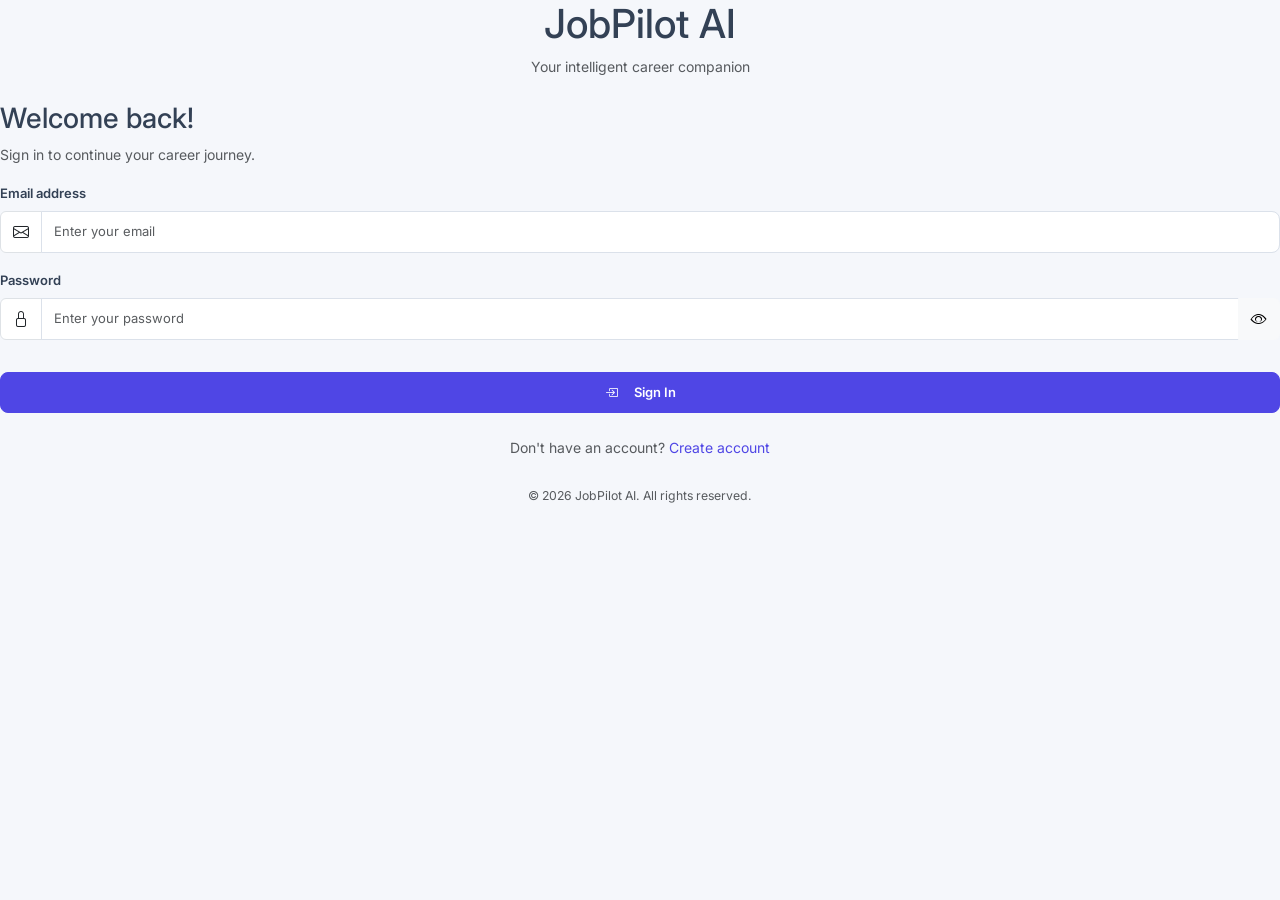
<file: frontend/index.html>
<!DOCTYPE html>
<html lang="en">
<head>
    <meta charset="UTF-8">
    <meta name="viewport" content="width=device-width, initial-scale=1.0">

    <title>JobPilot AI | Career Management</title>

    <meta name="description"
          content="JobPilot AI - Intelligent Job Tracking, Resume Matching and Career Recommendations">

    <meta name="theme-color" content="#4f46e5">

    <link rel="preconnect" href="https://fonts.googleapis.com">
    <link rel="preconnect" href="https://fonts.gstatic.com" crossorigin>

    <link href="https://fonts.googleapis.com/css2?family=Inter:wght@400;500;600;700;800&display=swap"
          rel="stylesheet">

    <link href="https://cdn.jsdelivr.net/npm/bootstrap@5.3.3/dist/css/bootstrap.min.css"
          rel="stylesheet">

    <link rel="stylesheet"
          href="https://cdn.jsdelivr.net/npm/bootstrap-icons@1.11.3/font/bootstrap-icons.min.css">

    <link rel="stylesheet" href="css/style.css">
</head>

<body>

    <div class="page-loader" id="pageLoader">
        <div class="loader-content">
            <h2 class="brand-name">JobPilot <span>AI</span></h2>
            <div class="spinner-border text-primary" role="status"></div>
            <p>Preparing your career workspace...</p>
        </div>
    </div>

    <script>
        window.location.replace("pages/login.html");
    </script>

</body>
</html>
</file>
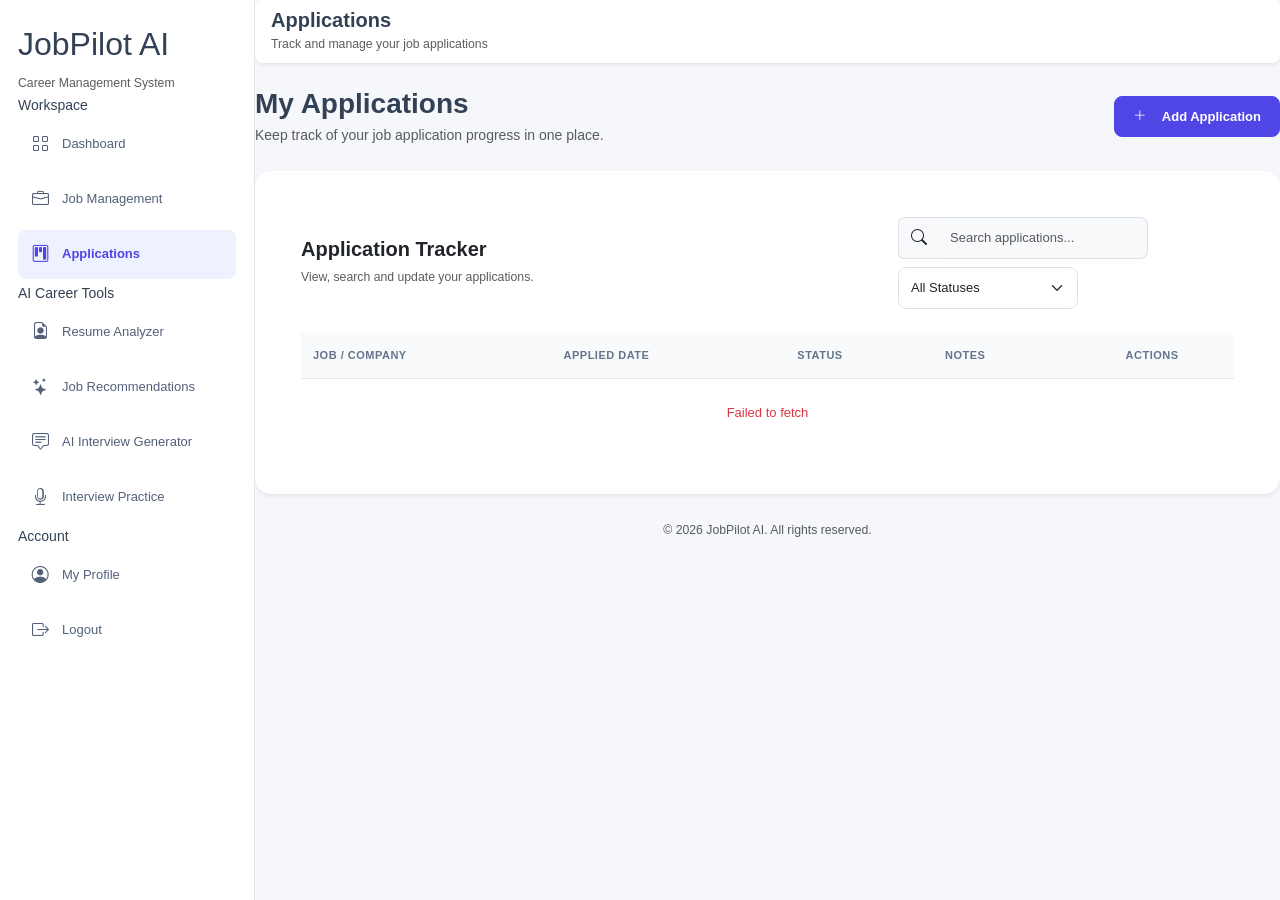
<file: frontend/pages/applications.html>
<!DOCTYPE html>
<html lang="en">
<head>
    <meta charset="UTF-8">
    <meta name="viewport" content="width=device-width, initial-scale=1.0">

    <title>Applications | JobPilot AI</title>

    <!-- Bootstrap -->
    <link
        href="https://cdn.jsdelivr.net/npm/bootstrap@5.3.3/dist/css/bootstrap.min.css"
        rel="stylesheet"
    >

    <!-- Bootstrap Icons -->
    <link
        href="https://cdn.jsdelivr.net/npm/bootstrap-icons@1.11.3/font/bootstrap-icons.min.css"
        rel="stylesheet"
    >

    <!-- Project CSS -->
    <link rel="stylesheet" href="../css/style.css">
</head>

<body>

<div class="app-container">

    <!-- SIDEBAR -->
    <aside class="sidebar" id="sidebar">

        <div class="sidebar-brand">
            <h2 class="brand-name">JobPilot <span>AI</span></h2>
            <small class="text-muted">Career Management System</small>
        </div>

        <div class="sidebar-section">Workspace</div>

        <a href="dashboard.html" class="sidebar-link">
            <i class="bi bi-grid"></i>
            Dashboard
        </a>

        <a href="jobs.html" class="sidebar-link">
            <i class="bi bi-briefcase"></i>
            Job Management
        </a>

        <a href="applications.html" class="sidebar-link active">
            <i class="bi bi-kanban"></i>
            Applications
        </a>

        <div class="sidebar-section">AI Career Tools</div>

        <a href="resume.html" class="sidebar-link">
            <i class="bi bi-file-earmark-person"></i>
            Resume Analyzer
        </a>

        <a href="recommendations.html" class="sidebar-link">
            <i class="bi bi-stars"></i>
            Job Recommendations
        </a>

        <a href="interviews.html" class="sidebar-link">
            <i class="bi bi-chat-square-text"></i>
            AI Interview Generator
        </a>

        <a href="practice.html" class="sidebar-link">
            <i class="bi bi-mic"></i>
            Interview Practice
        </a>

        <div class="sidebar-section">Account</div>

        <a href="profile.html" class="sidebar-link">
            <i class="bi bi-person-circle"></i>
            My Profile
        </a>

        <a href="#" class="sidebar-link" id="logoutButton">
            <i class="bi bi-box-arrow-right"></i>
            Logout
        </a>

    </aside>

    <!-- MAIN CONTENT -->
    <main class="main-content">

        <!-- TOP NAVBAR -->
        <nav class="navbar navbar-expand-lg bg-white shadow-sm rounded-3 px-3 mb-4">

            <div class="d-flex align-items-center gap-3">

                <button
                    class="btn btn-light sidebar-toggle"
                    id="sidebarToggle"
                    type="button"
                    aria-label="Toggle sidebar"
                >
                    <i class="bi bi-list fs-4"></i>
                </button>

                <div>
                    <h5 class="mb-0 fw-bold">Applications</h5>
                    <small class="text-muted">
                        Track and manage your job applications
                    </small>
                </div>

            </div>

        </nav>

        <!-- PAGE HEADER -->
        <section class="mb-4">

            <div class="d-flex flex-wrap justify-content-between align-items-center gap-3">

                <div>
                    <h3 class="fw-bold mb-1">My Applications</h3>
                    <p class="text-muted mb-0">
                        Keep track of your job application progress in one place.
                    </p>
                </div>

                <button
                    class="btn btn-primary"
                    id="addApplicationButton"
                    type="button"
                >
                    <i class="bi bi-plus-lg me-2"></i>
                    Add Application
                </button>

            </div>

        </section>

        <!-- MESSAGE AREA -->
        <div
            id="applicationMessage"
            class="mb-3"
            role="alert"
            aria-live="polite"
        ></div>

        <!-- APPLICATION MANAGEMENT CARD -->
        <section class="card border-0 shadow-sm rounded-4">

            <div class="card-body p-4">

                <!-- TABLE HEADER -->
                <div class="d-flex flex-wrap justify-content-between align-items-center gap-3 mb-4">

                    <div>
                        <h5 class="fw-bold mb-1">Application Tracker</h5>
                        <small class="text-muted">
                            View, search and update your applications.
                        </small>
                    </div>

                    <div class="d-flex flex-wrap gap-2">

                        <!-- SEARCH -->
                        <div class="input-group" style="max-width: 250px;">

                            <span class="input-group-text bg-light border-end-0">
                                <i class="bi bi-search"></i>
                            </span>

                            <input
                                type="search"
                                class="form-control bg-light border-start-0"
                                id="applicationSearch"
                                placeholder="Search applications..."
                            >

                        </div>

                        <!-- STATUS FILTER -->
                        <select
                            class="form-select"
                            id="statusFilter"
                            style="max-width: 180px;"
                        >
                            <option value="">All Statuses</option>
                            <option value="Applied">Applied</option>
                            <option value="Interview">Interview</option>
                            <option value="Selected">Selected</option>
                            <option value="Rejected">Rejected</option>
                            <option value="On Hold">On Hold</option>
                        </select>

                    </div>

                </div>

                <!-- APPLICATION TABLE -->
                <div class="table-responsive">

                    <table class="table table-hover align-middle">

                        <thead class="table-light">
                            <tr>
                                <th scope="col">Job / Company</th>
                                <th scope="col">Applied Date</th>
                                <th scope="col">Status</th>
                                <th scope="col">Notes</th>
                                <th scope="col" class="text-center">Actions</th>
                            </tr>
                        </thead>

                        <tbody id="applicationsTableBody">

                            <tr>
                                <td colspan="5" class="text-center py-5 text-muted">
                                    <div class="spinner-border spinner-border-sm me-2"
                                         role="status">
                                    </div>
                                    Loading applications...
                                </td>
                            </tr>

                        </tbody>

                    </table>

                </div>

            </div>

        </section>

        <!-- FOOTER -->
        <footer class="text-center text-muted py-4">
            <small>
                © 2026 JobPilot AI. All rights reserved.
            </small>
        </footer>

    </main>

</div>


<!-- ADD / EDIT APPLICATION MODAL -->
<div
    class="modal fade"
    id="applicationModal"
    tabindex="-1"
    aria-labelledby="applicationModalLabel"
    aria-hidden="true"
>

    <div class="modal-dialog modal-dialog-centered">

        <div class="modal-content border-0 shadow rounded-4">

            <div class="modal-header">

                <div>
                    <h5 class="modal-title fw-bold" id="applicationModalLabel">
                        Add Application
                    </h5>

                    <small class="text-muted">
                        Enter your application details.
                    </small>
                </div>

                <button
                    type="button"
                    class="btn-close"
                    data-bs-dismiss="modal"
                    aria-label="Close"
                ></button>

            </div>

            <form id="applicationForm">

                <div class="modal-body">

                    <!-- HIDDEN APPLICATION ID -->
                    <input
                        type="hidden"
                        id="applicationId"
                    >

                    <!-- JOB SELECTION -->
                    <div class="mb-3">

                        <label for="applicationJobId" class="form-label fw-semibold">
                            Select Job
                        </label>

                        <select
                            class="form-select"
                            id="applicationJobId"
                            required
                        >
                            <option value="">Select a job</option>
                        </select>

                    </div>

                    <!-- APPLIED DATE -->
                    <div class="mb-3">

                        <label for="appliedDate" class="form-label fw-semibold">
                            Applied Date
                        </label>

                        <input
                            type="date"
                            class="form-control"
                            id="appliedDate"
                            required
                        >

                    </div>

                    <!-- APPLICATION STATUS -->
                    <div class="mb-3">

                        <label for="applicationStatus" class="form-label fw-semibold">
                            Application Status
                        </label>

                        <select
                            class="form-select"
                            id="applicationStatus"
                            required
                        >
                            <option value="Applied">Applied</option>
                            <option value="Interview">Interview</option>
                            <option value="Selected">Selected</option>
                            <option value="Rejected">Rejected</option>
                            <option value="On Hold">On Hold</option>
                        </select>

                    </div>

                    <!-- NOTES -->
                    <div class="mb-3">

                        <label for="applicationNotes" class="form-label fw-semibold">
                            Notes
                        </label>

                        <textarea
                            class="form-control"
                            id="applicationNotes"
                            rows="3"
                            placeholder="Add application notes..."
                        ></textarea>

                    </div>

                </div>

                <div class="modal-footer">

                    <button
                        type="button"
                        class="btn btn-light"
                        data-bs-dismiss="modal"
                    >
                        Cancel
                    </button>

                    <button
                        type="submit"
                        class="btn btn-primary"
                        id="saveApplicationButton"
                    >
                        <i class="bi bi-check-lg me-1"></i>
                        Save Application
                    </button>

                </div>

            </form>

        </div>

    </div>

</div>


<!-- BOOTSTRAP JS -->
<script src="https://cdn.jsdelivr.net/npm/bootstrap@5.3.3/dist/js/bootstrap.bundle.min.js"></script>

<!-- PROJECT JAVASCRIPT -->
<script src="../js/main.js"></script>
<script src="../js/applications.js"></script>

</body>
</html>
</file>
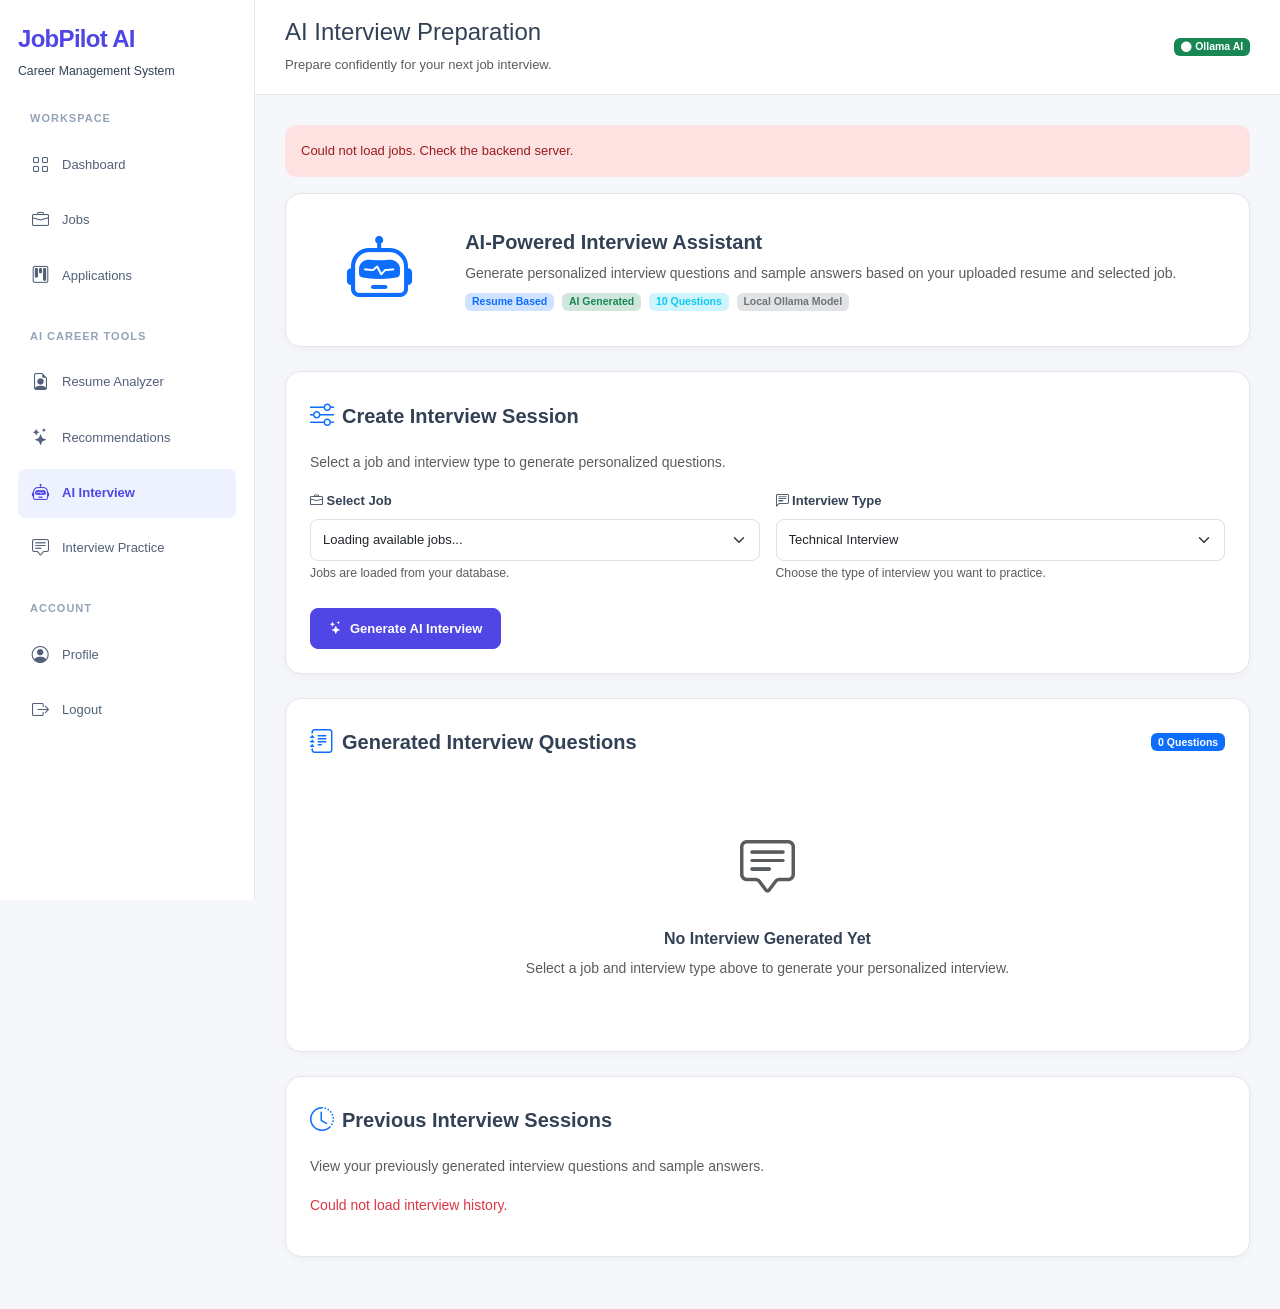
<file: frontend/pages/interviews.html>
<!DOCTYPE html>
<html lang="en">
<head>
    <meta charset="UTF-8">
    <meta name="viewport" content="width=device-width, initial-scale=1.0">

    <title>AI Interview Preparation | JobPilot AI</title>

    <!-- Bootstrap CSS -->
    <link
        href="https://cdn.jsdelivr.net/npm/bootstrap@5.3.3/dist/css/bootstrap.min.css"
        rel="stylesheet"
    >

    <!-- Bootstrap Icons -->
    <link
        href="https://cdn.jsdelivr.net/npm/bootstrap-icons@1.11.3/font/bootstrap-icons.css"
        rel="stylesheet"
    >

    <!-- Custom CSS -->
    <link rel="stylesheet" href="../css/style.css">
</head>

<body>

<div class="app-layout">

    <!-- ================================= -->
    <!-- SIDEBAR -->
    <!-- ================================= -->

    <aside class="sidebar" id="sidebar">

        <div class="sidebar-brand mb-4">
            <h4 class="brand">JobPilot AI</h4>
            <small>Career Management System</small>
        </div>

        <p class="sidebar-heading">WORKSPACE</p>

        <a href="dashboard.html">
            <i class="bi bi-grid"></i>
            Dashboard
        </a>

        <a href="jobs.html">
            <i class="bi bi-briefcase"></i>
            Jobs
        </a>

        <a href="applications.html">
            <i class="bi bi-kanban"></i>
            Applications
        </a>

        <p class="sidebar-heading mt-4">AI CAREER TOOLS</p>

        <a href="resume.html">
            <i class="bi bi-file-earmark-person"></i>
            Resume Analyzer
        </a>

        <a href="recommendations.html">
            <i class="bi bi-stars"></i>
            Recommendations
        </a>

        <a href="interviews.html" class="active">
            <i class="bi bi-robot"></i>
            AI Interview
        </a>

        <a href="practice.html">
            <i class="bi bi-chat-square-text"></i>
            Interview Practice
        </a>

        <p class="sidebar-heading mt-4">ACCOUNT</p>

        <a href="profile.html">
            <i class="bi bi-person-circle"></i>
            Profile
        </a>

        <a href="#" id="logoutButton">
            <i class="bi bi-box-arrow-right"></i>
            Logout
        </a>

    </aside>


    <!-- ================================= -->
    <!-- MAIN CONTENT -->
    <!-- ================================= -->

    <main class="main-content">

        <!-- TOP HEADER -->

        <header class="topbar">

            <div>
                <h4>AI Interview Preparation</h4>

                <p class="text-muted mb-0">
                    Prepare confidently for your next job interview.
                </p>
            </div>

            <div class="d-flex align-items-center gap-2">
                <span class="badge bg-success">
                    <i class="bi bi-circle-fill"></i>
                    Ollama AI
                </span>
            </div>

        </header>


        <!-- PAGE CONTENT -->

        <section class="content-area">

            <!-- MESSAGE AREA -->

            <div id="interviewMessage"></div>


            <!-- ================================= -->
            <!-- INTRODUCTION CARD -->
            <!-- ================================= -->

            <div class="content-card mb-4">

                <div class="row align-items-center g-3">

                    <div class="col-md-2 text-center">
                        <i class="bi bi-robot text-primary"
                           style="font-size: 65px;">
                        </i>
                    </div>

                    <div class="col-md-10">

                        <h5 class="fw-bold">
                            AI-Powered Interview Assistant
                        </h5>

                        <p class="text-muted mb-2">
                            Generate personalized interview questions and
                            sample answers based on your uploaded resume
                            and selected job.
                        </p>

                        <div class="d-flex flex-wrap gap-2">

                            <span class="badge bg-primary-subtle text-primary">
                                Resume Based
                            </span>

                            <span class="badge bg-success-subtle text-success">
                                AI Generated
                            </span>

                            <span class="badge bg-info-subtle text-info">
                                10 Questions
                            </span>

                            <span class="badge bg-secondary-subtle text-secondary">
                                Local Ollama Model
                            </span>

                        </div>

                    </div>

                </div>

            </div>


            <!-- ================================= -->
            <!-- INTERVIEW CONFIGURATION -->
            <!-- ================================= -->

            <div class="content-card mb-4">

                <div class="d-flex align-items-center gap-2 mb-3">

                    <i class="bi bi-sliders text-primary fs-4"></i>

                    <h5 class="fw-bold mb-0">
                        Create Interview Session
                    </h5>

                </div>

                <p class="text-muted">
                    Select a job and interview type to generate
                    personalized questions.
                </p>

                <form id="interviewForm">

                    <div class="row g-3">

                        <!-- JOB SELECTION -->

                        <div class="col-md-6">

                            <label for="jobSelect" class="form-label fw-semibold">
                                <i class="bi bi-briefcase"></i>
                                Select Job
                            </label>

                            <select
                                class="form-select"
                                id="jobSelect"
                                required
                            >

                                <option value="">
                                    Loading available jobs...
                                </option>

                            </select>

                            <small class="text-muted">
                                Jobs are loaded from your database.
                            </small>

                        </div>


                        <!-- INTERVIEW TYPE -->

                        <div class="col-md-6">

                            <label for="interviewType" class="form-label fw-semibold">
                                <i class="bi bi-chat-left-text"></i>
                                Interview Type
                            </label>

                            <select
                                class="form-select"
                                id="interviewType"
                                required
                            >

                                <option value="technical">
                                    Technical Interview
                                </option>

                                <option value="hr">
                                    HR Interview
                                </option>

                                <option value="mixed">
                                    Mixed Interview
                                </option>

                            </select>

                            <small class="text-muted">
                                Choose the type of interview you want to practice.
                            </small>

                        </div>

                    </div>


                    <!-- GENERATE BUTTON -->

                    <div class="mt-4">

                        <button
                            type="submit"
                            class="btn btn-primary"
                            id="generateInterviewButton"
                        >

                            <i class="bi bi-stars"></i>

                            Generate AI Interview

                        </button>

                    </div>

                </form>

            </div>


            <!-- ================================= -->
            <!-- GENERATED QUESTIONS -->
            <!-- ================================= -->

            <div class="content-card mb-4">

                <div class="d-flex justify-content-between
                            align-items-center flex-wrap gap-2 mb-3">

                    <div class="d-flex align-items-center gap-2">

                        <i class="bi bi-journal-text text-primary fs-4"></i>

                        <h5 class="fw-bold mb-0">
                            Generated Interview Questions
                        </h5>

                    </div>

                    <span
                        class="badge bg-primary"
                        id="questionCount"
                    >
                        0 Questions
                    </span>

                </div>


                <!-- QUESTIONS DISPLAY -->

                <div id="interviewQuestions">

                    <div class="text-center py-5">

                        <i class="bi bi-chat-square-text text-muted"
                           style="font-size: 55px;">
                        </i>

                        <h6 class="fw-bold mt-3">
                            No Interview Generated Yet
                        </h6>

                        <p class="text-muted mb-0">
                            Select a job and interview type above
                            to generate your personalized interview.
                        </p>

                    </div>

                </div>

            </div>


            <!-- ================================= -->
            <!-- INTERVIEW HISTORY -->
            <!-- ================================= -->

            <div class="content-card">

                <div class="d-flex align-items-center gap-2 mb-3">

                    <i class="bi bi-clock-history text-primary fs-4"></i>

                    <h5 class="fw-bold mb-0">
                        Previous Interview Sessions
                    </h5>

                </div>

                <p class="text-muted">
                    View your previously generated interview questions
                    and sample answers.
                </p>


                <!-- HISTORY DISPLAY -->

                <div id="interviewHistory">

                    <div class="text-center py-4">

                        <div class="spinner-border text-primary"></div>

                        <p class="text-muted mt-3">
                            Loading interview history...
                        </p>

                    </div>

                </div>

            </div>

        </section>

    </main>

</div>


<!-- ================================= -->
<!-- JAVASCRIPT FILES -->
<!-- ================================= -->

<script src="https://cdn.jsdelivr.net/npm/bootstrap@5.3.3/dist/js/bootstrap.bundle.min.js"></script>

<script src="../js/main.js"></script>

<script src="../js/interviews.js"></script>

</body>
</html>
</file>
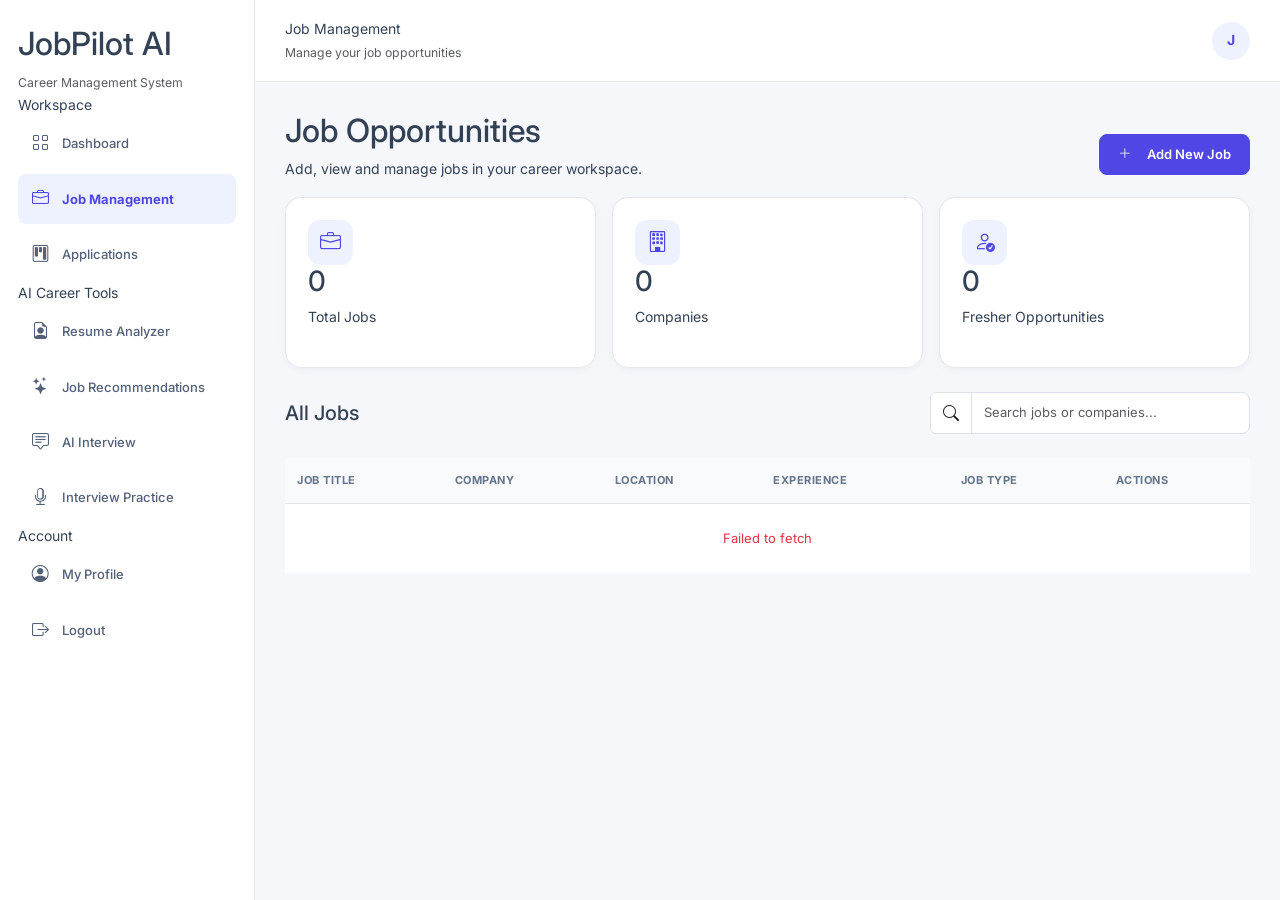
<file: frontend/pages/jobs.html>
<!DOCTYPE html>
<html lang="en">
<head>
    <meta charset="UTF-8">
    <meta name="viewport" content="width=device-width, initial-scale=1.0">
    <title>Job Management | JobPilot AI</title>

    <link href="https://fonts.googleapis.com/css2?family=Inter:wght@400;500;600;700;800&display=swap" rel="stylesheet">
    <link href="https://cdn.jsdelivr.net/npm/bootstrap@5.3.3/dist/css/bootstrap.min.css" rel="stylesheet">
    <link href="https://cdn.jsdelivr.net/npm/bootstrap-icons@1.11.3/font/bootstrap-icons.min.css" rel="stylesheet">
    <link rel="stylesheet" href="../css/style.css">
</head>

<body>
<div class="app-layout">

    <!-- SIDEBAR -->
    <aside class="sidebar" id="sidebar">
        <div class="sidebar-brand">
            <h2 class="brand-name">JobPilot <span>AI</span></h2>
            <small class="text-muted">Career Management System</small>
        </div>

        <div class="sidebar-section">Workspace</div>
        <a href="dashboard.html" class="sidebar-link">
            <i class="bi bi-grid"></i> Dashboard
        </a>
        <a href="jobs.html" class="sidebar-link active">
            <i class="bi bi-briefcase"></i> Job Management
        </a>
        <a href="applications.html" class="sidebar-link">
            <i class="bi bi-kanban"></i> Applications
        </a>

        <div class="sidebar-section">AI Career Tools</div>
        <a href="resume.html" class="sidebar-link">
            <i class="bi bi-file-earmark-person"></i> Resume Analyzer
        </a>
        <a href="recommendations.html" class="sidebar-link">
            <i class="bi bi-stars"></i> Job Recommendations
        </a>
        <a href="interviews.html" class="sidebar-link">
            <i class="bi bi-chat-square-text"></i> AI Interview
        </a>
        <a href="practice.html" class="sidebar-link">
            <i class="bi bi-mic"></i> Interview Practice
        </a>

        <div class="sidebar-section">Account</div>
        <a href="profile.html" class="sidebar-link">
            <i class="bi bi-person-circle"></i> My Profile
        </a>
        <a href="#" class="sidebar-link" id="logoutButton">
            <i class="bi bi-box-arrow-right"></i> Logout
        </a>
    </aside>

    <!-- MAIN CONTENT -->
    <main class="main-content">

        <header class="topbar">
            <div class="d-flex align-items-center gap-3">
                <button class="btn btn-light sidebar-toggle" id="sidebarToggle">
                    <i class="bi bi-list fs-5"></i>
                </button>

                <div>
                    <div class="topbar-title">Job Management</div>
                    <small class="text-muted">Manage your job opportunities</small>
                </div>
            </div>

            <div class="topbar-user">
                <div class="user-avatar">J</div>
            </div>
        </header>

        <section class="content-area">

            <!-- PAGE HEADING -->
            <div class="page-heading d-flex flex-wrap justify-content-between align-items-center gap-3">
                <div>
                    <h2>Job Opportunities</h2>
                    <p>Add, view and manage jobs in your career workspace.</p>
                </div>

                <button class="btn btn-primary"
                        data-bs-toggle="modal"
                        data-bs-target="#jobModal">
                    <i class="bi bi-plus-lg me-2"></i>
                    Add New Job
                </button>
            </div>

            <div id="jobMessage" role="alert" aria-live="polite"></div>

            <!-- STATISTICS -->
            <div class="row g-3 mb-4">

                <div class="col-12 col-md-4">
                    <div class="stat-card">
                        <div class="stat-icon icon-purple">
                            <i class="bi bi-briefcase"></i>
                        </div>
                        <h3 id="jobCount">0</h3>
                        <p>Total Jobs</p>
                    </div>
                </div>

                <div class="col-12 col-md-4">
                    <div class="stat-card">
                        <div class="stat-icon icon-blue">
                            <i class="bi bi-building"></i>
                        </div>
                        <h3 id="companyCount">0</h3>
                        <p>Companies</p>
                    </div>
                </div>

                <div class="col-12 col-md-4">
                    <div class="stat-card">
                        <div class="stat-icon icon-green">
                            <i class="bi bi-person-check"></i>
                        </div>
                        <h3 id="fresherCount">0</h3>
                        <p>Fresher Opportunities</p>
                    </div>
                </div>

            </div>

            <!-- JOB TABLE -->
            <div class="panel">

                <div class="d-flex flex-wrap justify-content-between align-items-center gap-3 mb-4">
                    <h5 class="panel-title mb-0">All Jobs</h5>

                    <div class="input-group" style="max-width: 320px;">
                        <span class="input-group-text bg-white">
                            <i class="bi bi-search"></i>
                        </span>

                        <input type="search"
                               id="jobSearch"
                               class="form-control"
                               placeholder="Search jobs or companies...">
                    </div>
                </div>

                <div class="table-responsive">
                    <table class="table">

                        <thead>
                            <tr>
                                <th>Job Title</th>
                                <th>Company</th>
                                <th>Location</th>
                                <th>Experience</th>
                                <th>Job Type</th>
                                <th>Actions</th>
                            </tr>
                        </thead>

                        <tbody id="jobsTableBody">
                            <tr>
                                <td colspan="6" class="text-center text-muted py-4">
                                    Loading jobs...
                                </td>
                            </tr>
                        </tbody>

                    </table>
                </div>

            </div>

        </section>
    </main>
</div>

<!-- ADD / EDIT JOB MODAL -->
<div class="modal fade" id="jobModal" tabindex="-1" aria-hidden="true">

    <div class="modal-dialog modal-lg modal-dialog-centered">

        <div class="modal-content border-0 rounded-4">

            <div class="modal-header">
                <h5 class="modal-title fw-bold" id="jobModalTitle">
                    Add New Job
                </h5>

                <button type="button"
                        class="btn-close"
                        data-bs-dismiss="modal">
                </button>
            </div>

            <div class="modal-body p-4">

                <form id="jobForm">

                    <input type="hidden" id="jobId">

                    <div class="row g-3">

                        <div class="col-md-6">
                            <label for="jobTitle" class="form-label">
                                Job Title *
                            </label>
                            <input type="text"
                                   class="form-control"
                                   id="jobTitle"
                                   required>
                        </div>

                        <div class="col-md-6">
                            <label for="companyName" class="form-label">
                                Company Name *
                            </label>
                            <input type="text"
                                   class="form-control"
                                   id="companyName"
                                   required>
                        </div>

                        <div class="col-md-6">
                            <label for="jobLocation" class="form-label">
                                Location
                            </label>
                            <input type="text"
                                   class="form-control"
                                   id="jobLocation">
                        </div>

                        <div class="col-md-6">
                            <label for="jobType" class="form-label">
                                Job Type
                            </label>
                            <select class="form-select" id="jobType">
                                <option value="">Select job type</option>
                                <option>Full-time</option>
                                <option>Part-time</option>
                                <option>Internship</option>
                                <option>Remote</option>
                                <option>Contract</option>
                            </select>
                        </div>

                        <div class="col-md-6">
                            <label for="experienceLevel" class="form-label">
                                Experience Level
                            </label>
                            <select class="form-select" id="experienceLevel">
                                <option value="">Select experience</option>
                                <option>Fresher</option>
                                <option>Entry-level</option>
                                <option>1-2 Years</option>
                                <option>3-5 Years</option>
                                <option>Experienced</option>
                            </select>
                        </div>

                        <div class="col-md-6">
                            <label for="jobSalary" class="form-label">
                                Salary
                            </label>
                            <input type="text"
                                   class="form-control"
                                   id="jobSalary"
                                   placeholder="Example: 3-5 LPA">
                        </div>

                        <div class="col-12">
                            <label for="requiredSkills" class="form-label">
                                Required Skills
                            </label>
                            <textarea class="form-control"
                                      id="requiredSkills"
                                      rows="2"
                                      placeholder="Java, Python, MySQL"></textarea>
                        </div>

                        <div class="col-12">
                            <label for="jobDescription" class="form-label">
                                Job Description
                            </label>
                            <textarea class="form-control"
                                      id="jobDescription"
                                      rows="4"
                                      placeholder="Enter job responsibilities and requirements"></textarea>
                        </div>

                        <div class="col-12">
                            <label for="jobUrl" class="form-label">
                                Job Application URL
                            </label>
                            <input type="url"
                                   class="form-control"
                                   id="jobUrl"
                                   placeholder="https://example.com/careers">
                        </div>

                    </div>

                    <div class="d-flex justify-content-end gap-2 mt-4">

                        <button type="button"
                                class="btn btn-light"
                                data-bs-dismiss="modal">
                            Cancel
                        </button>

                        <button type="submit"
                                class="btn btn-primary"
                                id="saveJobButton">
                            Save Job
                        </button>

                    </div>

                </form>

            </div>
        </div>
    </div>
</div>

<script src="https://cdn.jsdelivr.net/npm/bootstrap@5.3.3/dist/js/bootstrap.bundle.min.js"></script>
<script src="../js/jobs.js"></script>

</body>
</html>
</file>
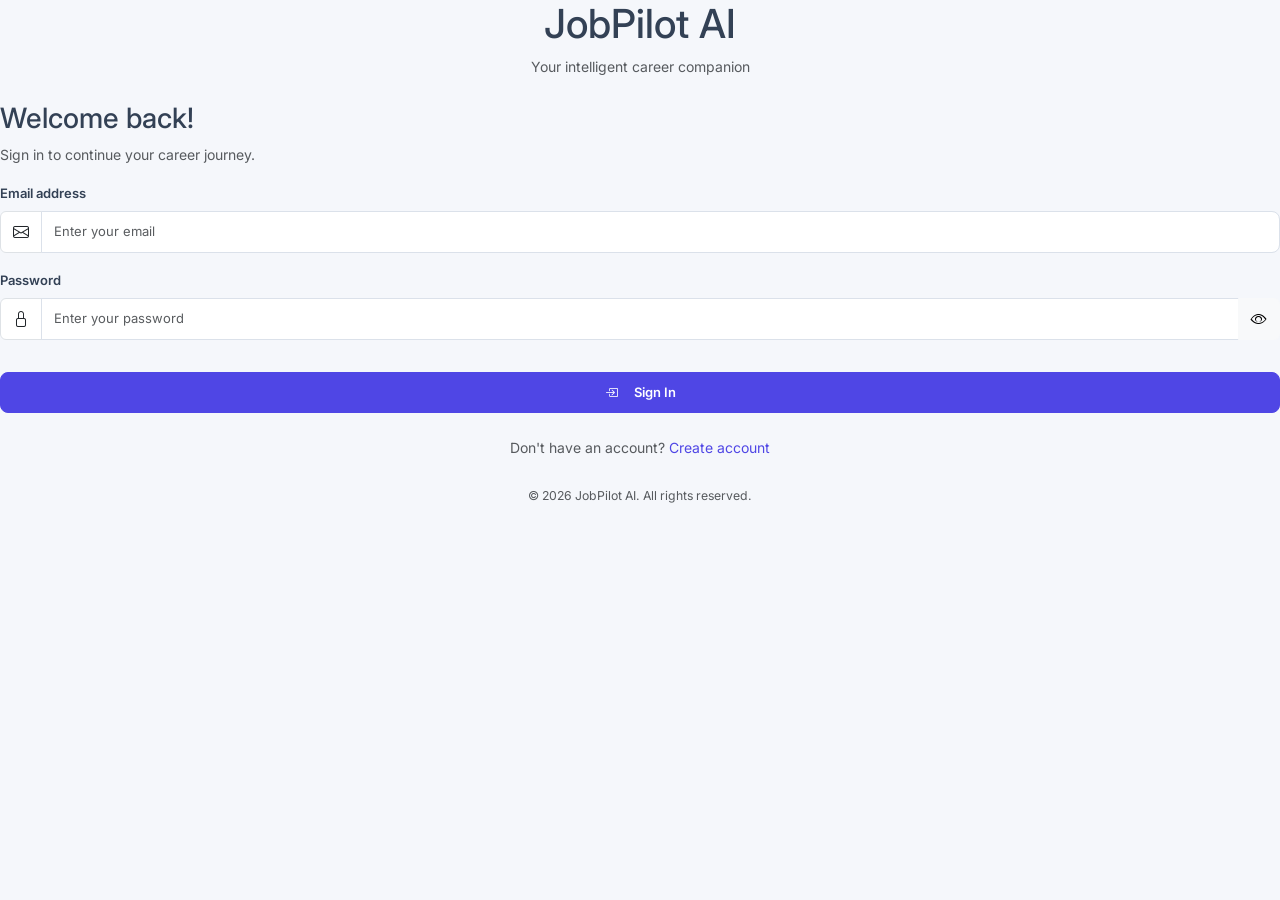
<file: frontend/pages/login.html>
<!DOCTYPE html>
<html lang="en">
<head>
    <meta charset="UTF-8">
    <meta name="viewport" content="width=device-width, initial-scale=1.0">

    <title>Login | JobPilot AI</title>

    <link href="https://fonts.googleapis.com/css2?family=Inter:wght@400;500;600;700;800&display=swap"
          rel="stylesheet">

    <link href="https://cdn.jsdelivr.net/npm/bootstrap@5.3.3/dist/css/bootstrap.min.css"
          rel="stylesheet">

    <link href="https://cdn.jsdelivr.net/npm/bootstrap-icons@1.11.3/font/bootstrap-icons.min.css"
          rel="stylesheet">

    <link rel="stylesheet" href="../css/style.css">
</head>

<body>

    <main class="auth-container">

        <section class="auth-card">

            <div class="text-center">
                <h1 class="brand-name">
                    JobPilot <span>AI</span>
                </h1>

                <p class="text-muted">
                    Your intelligent career companion
                </p>
            </div>

            <div class="mt-4">
                <h3>Welcome back!</h3>

                <p class="text-muted">
                    Sign in to continue your career journey.
                </p>
            </div>

            <div id="message" class="mt-3" role="alert"
                 aria-live="polite"></div>

            <form id="loginForm">

                <div class="mb-3">
                    <label for="email" class="form-label">
                        Email address
                    </label>

                    <div class="input-group">
                        <span class="input-group-text bg-white">
                            <i class="bi bi-envelope"></i>
                        </span>

                        <input
                            type="email"
                            class="form-control"
                            id="email"
                            name="email"
                            placeholder="Enter your email"
                            autocomplete="email"
                            required
                        >
                    </div>
                </div>

                <div class="mb-3">
                    <label for="password" class="form-label">
                        Password
                    </label>

                    <div class="input-group">
                        <span class="input-group-text bg-white">
                            <i class="bi bi-lock"></i>
                        </span>

                        <input
                            type="password"
                            class="form-control"
                            id="password"
                            name="password"
                            placeholder="Enter your password"
                            autocomplete="current-password"
                            required
                        >

                        <button
                            class="btn btn-light"
                            type="button"
                            id="togglePassword"
                            aria-label="Show password"
                        >
                            <i class="bi bi-eye"></i>
                        </button>
                    </div>
                </div>

                <button
                    type="submit"
                    class="btn btn-primary w-100 mt-3"
                    id="loginButton"
                >
                    <i class="bi bi-box-arrow-in-right me-2"></i>
                    Sign In
                </button>

            </form>

            <div class="text-center mt-4">
                <p class="text-muted mb-0">
                    Don't have an account?
                    <a href="register.html">Create account</a>
                </p>
            </div>

            <div class="text-center mt-4">
                <small class="text-muted">
                    © 2026 JobPilot AI. All rights reserved.
                </small>
            </div>

        </section>

    </main>

    <script src="../js/main.js"></script>

</body>
</html>
</file>
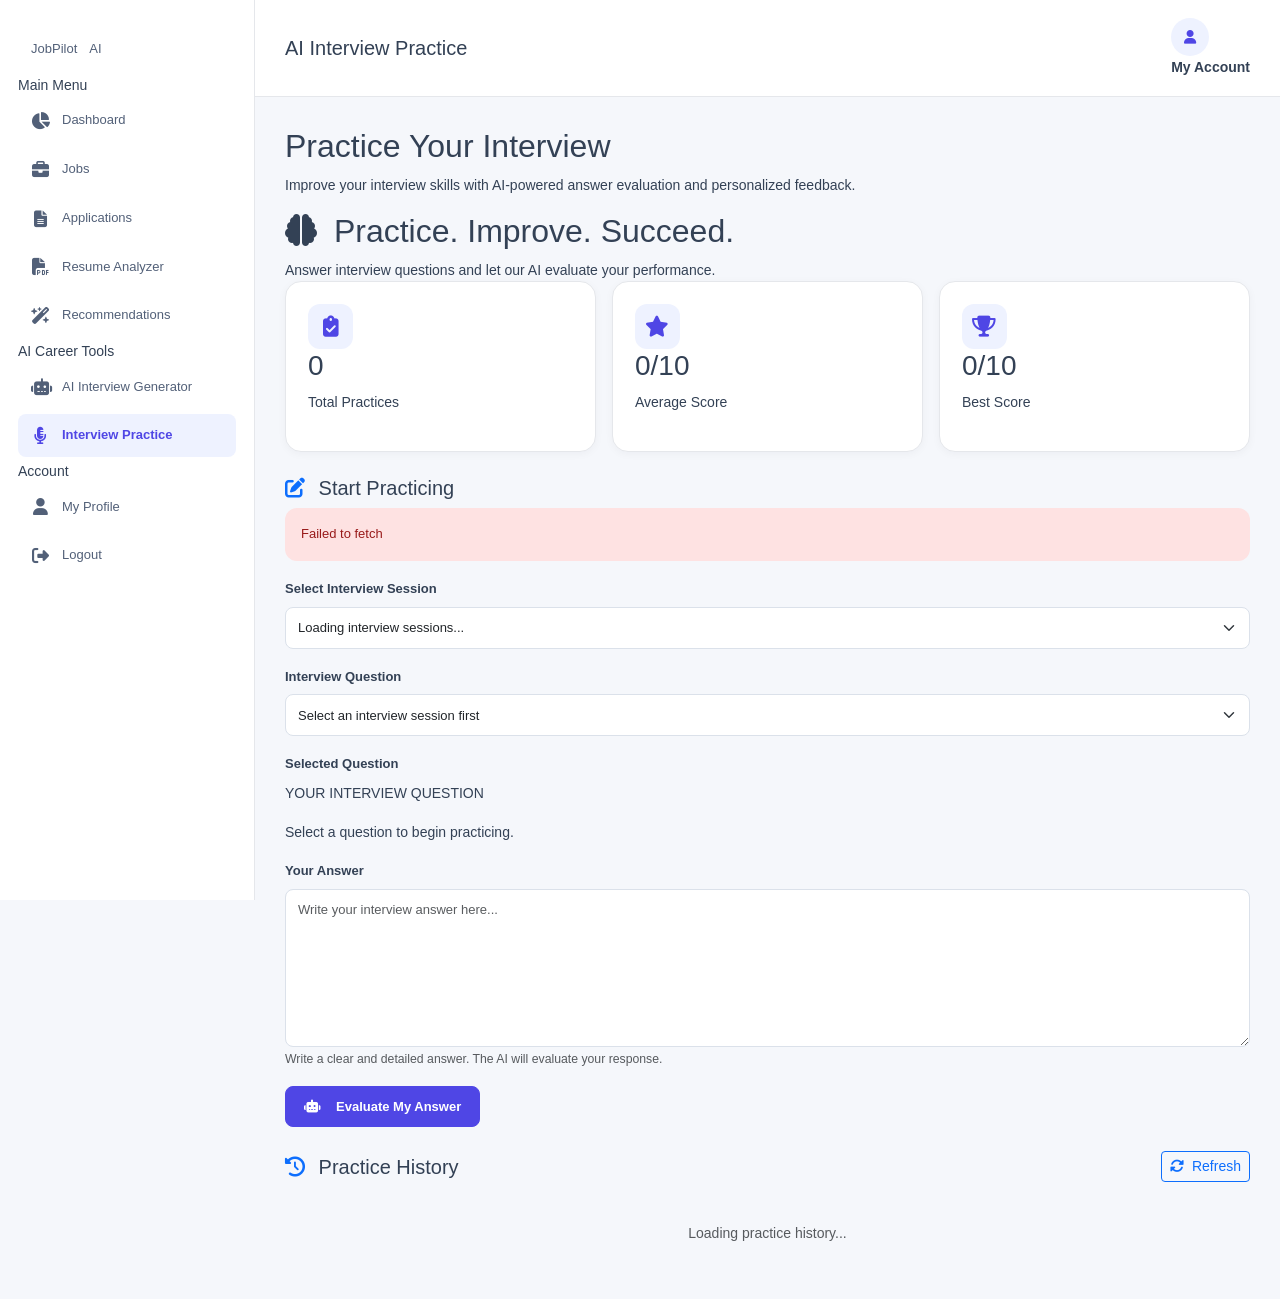
<file: frontend/pages/practice.html>
<!DOCTYPE html>
<html lang="en">
<head>
    <meta charset="UTF-8">
    <meta name="viewport" content="width=device-width, initial-scale=1.0">
    <title>AI Interview Practice | JobPilot AI</title>

    <link href="https://cdn.jsdelivr.net/npm/bootstrap@5.3.3/dist/css/bootstrap.min.css" rel="stylesheet">
    <link href="https://cdnjs.cloudflare.com/ajax/libs/font-awesome/6.5.0/css/all.min.css" rel="stylesheet">
    <link href="../css/style.css" rel="stylesheet">
</head>

<body>

<div class="app-layout">

    <!-- SIDEBAR -->
    <aside class="sidebar" id="sidebar">

        <div class="sidebar-brand">
            <a href="dashboard.html" class="brand-name">
                JobPilot<span>AI</span>
            </a>
        </div>

        <div class="sidebar-section">Main Menu</div>

        <a href="dashboard.html" class="sidebar-link">
            <i class="fas fa-chart-pie"></i>
            Dashboard
        </a>

        <a href="jobs.html" class="sidebar-link">
            <i class="fas fa-briefcase"></i>
            Jobs
        </a>

        <a href="applications.html" class="sidebar-link">
            <i class="fas fa-file-lines"></i>
            Applications
        </a>

        <a href="resume.html" class="sidebar-link">
            <i class="fas fa-file-pdf"></i>
            Resume Analyzer
        </a>

        <a href="recommendations.html" class="sidebar-link">
            <i class="fas fa-wand-magic-sparkles"></i>
            Recommendations
        </a>

        <div class="sidebar-section">AI Career Tools</div>

        <a href="interviews.html" class="sidebar-link">
            <i class="fas fa-robot"></i>
            AI Interview Generator
        </a>

        <a href="practice.html" class="sidebar-link active">
            <i class="fas fa-microphone-lines"></i>
            Interview Practice
        </a>

        <div class="sidebar-section">Account</div>

        <a href="profile.html" class="sidebar-link">
            <i class="fas fa-user"></i>
            My Profile
        </a>

        <a href="#" class="sidebar-link" id="logoutButton">
            <i class="fas fa-right-from-bracket"></i>
            Logout
        </a>

    </aside>

    <!-- MAIN CONTENT -->
    <main class="main-content">

        <!-- TOPBAR -->
        <header class="topbar">

            <div class="d-flex align-items-center gap-3">

                <button class="btn btn-light sidebar-toggle"
                        id="sidebarToggle"
                        type="button">
                    <i class="fas fa-bars"></i>
                </button>

                <h5 class="topbar-title mb-0">
                    AI Interview Practice
                </h5>

            </div>

            <div class="topbar-user">
                <div class="user-avatar">
                    <i class="fas fa-user"></i>
                </div>
                <span class="fw-semibold">My Account</span>
            </div>

        </header>

        <!-- PAGE CONTENT -->
        <section class="content-area">

            <!-- PAGE HEADING -->
            <div class="page-heading">
                <h2>Practice Your Interview</h2>
                <p>
                    Improve your interview skills with AI-powered
                    answer evaluation and personalized feedback.
                </p>
            </div>

            <!-- INTRODUCTION -->
            <div class="welcome-banner">
                <h2>
                    <i class="fas fa-brain me-2"></i>
                    Practice. Improve. Succeed.
                </h2>

                <p class="mb-0">
                    Answer interview questions and let our AI
                    evaluate your performance.
                </p>
            </div>

            <!-- STATISTICS -->
            <div class="row g-3 mb-4">

                <div class="col-md-4">
                    <div class="stat-card">
                        <div class="stat-icon icon-purple">
                            <i class="fas fa-clipboard-check"></i>
                        </div>
                        <h3 id="totalPractices">0</h3>
                        <p>Total Practices</p>
                    </div>
                </div>

                <div class="col-md-4">
                    <div class="stat-card">
                        <div class="stat-icon icon-green">
                            <i class="fas fa-star"></i>
                        </div>
                        <h3 id="averageScore">0/10</h3>
                        <p>Average Score</p>
                    </div>
                </div>

                <div class="col-md-4">
                    <div class="stat-card">
                        <div class="stat-icon icon-blue">
                            <i class="fas fa-trophy"></i>
                        </div>
                        <h3 id="bestScore">0/10</h3>
                        <p>Best Score</p>
                    </div>
                </div>

            </div>

            <!-- PRACTICE FORM -->
            <div class="panel mb-4">

                <h5 class="panel-title">
                    <i class="fas fa-pen-to-square me-2 text-primary"></i>
                    Start Practicing
                </h5>

                <div id="practiceMessage"></div>

                <form id="practiceForm">

                    <div class="mb-3">
                        <label for="interviewSession"
                               class="form-label">
                            Select Interview Session
                        </label>

                        <select class="form-select"
                                id="interviewSession"
                                required>
                            <option value="">
                                Loading interview sessions...
                            </option>
                        </select>
                    </div>

                    <div class="mb-3">
                        <label for="questionSelect"
                               class="form-label">
                            Interview Question
                        </label>

                        <select class="form-select"
                                id="questionSelect"
                                required>
                            <option value="">
                                Select an interview session first
                            </option>
                        </select>
                    </div>

                    <div class="mb-3">
                        <label for="questionDisplay"
                               class="form-label">
                            Selected Question
                        </label>

                        <div class="question-card">
                            <span class="question-number">
                                YOUR INTERVIEW QUESTION
                            </span>

                            <p class="mt-3 mb-0"
                               id="questionDisplay">
                                Select a question to begin practicing.
                            </p>
                        </div>
                    </div>

                    <div class="mb-3">
                        <label for="userAnswer"
                               class="form-label">
                            Your Answer
                        </label>

                        <textarea class="form-control"
                                  id="userAnswer"
                                  rows="7"
                                  placeholder="Write your interview answer here..."
                                  required></textarea>

                        <small class="text-muted">
                            Write a clear and detailed answer.
                            The AI will evaluate your response.
                        </small>
                    </div>

                    <button type="submit"
                            class="btn btn-primary"
                            id="evaluateButton">
                        <i class="fas fa-robot me-2"></i>
                        Evaluate My Answer
                    </button>

                </form>

            </div>

            <!-- AI FEEDBACK -->
            <div class="panel mb-4" id="feedbackPanel"
                 style="display:none;">

                <h5 class="panel-title">
                    <i class="fas fa-chart-line me-2 text-primary"></i>
                    AI Evaluation Result
                </h5>

                <div class="row g-3 mb-3">

                    <div class="col-md-4">
                        <div class="stat-card text-center">
                            <h3 id="resultScore">0/10</h3>
                            <p>Your Score</p>
                        </div>
                    </div>

                </div>

                <div class="feedback-card">
                    <h6 class="fw-bold">
                        <i class="fas fa-comment-dots me-2"></i>
                        AI Feedback
                    </h6>

                    <div id="feedbackContent"
                         style="white-space:pre-wrap; line-height:1.8;">
                    </div>
                </div>

            </div>

            <!-- PRACTICE HISTORY -->
            <div class="panel">

                <div class="d-flex justify-content-between align-items-center mb-3 flex-wrap gap-2">

                    <h5 class="panel-title mb-0">
                        <i class="fas fa-clock-rotate-left me-2 text-primary"></i>
                        Practice History
                    </h5>

                    <button class="btn btn-outline-primary btn-sm"
                            id="refreshHistory"
                            type="button">
                        <i class="fas fa-sync-alt me-1"></i>
                        Refresh
                    </button>

                </div>

                <div id="practiceHistory">
                    <div class="text-center py-4 text-muted">
                        Loading practice history...
                    </div>
                </div>

            </div>

        </section>

    </main>

</div>

<script src="https://cdn.jsdelivr.net/npm/bootstrap@5.3.3/dist/js/bootstrap.bundle.min.js"></script>
<script src="../js/main.js"></script>
<script src="../js/practice.js"></script>

</body>
</html>
</file>
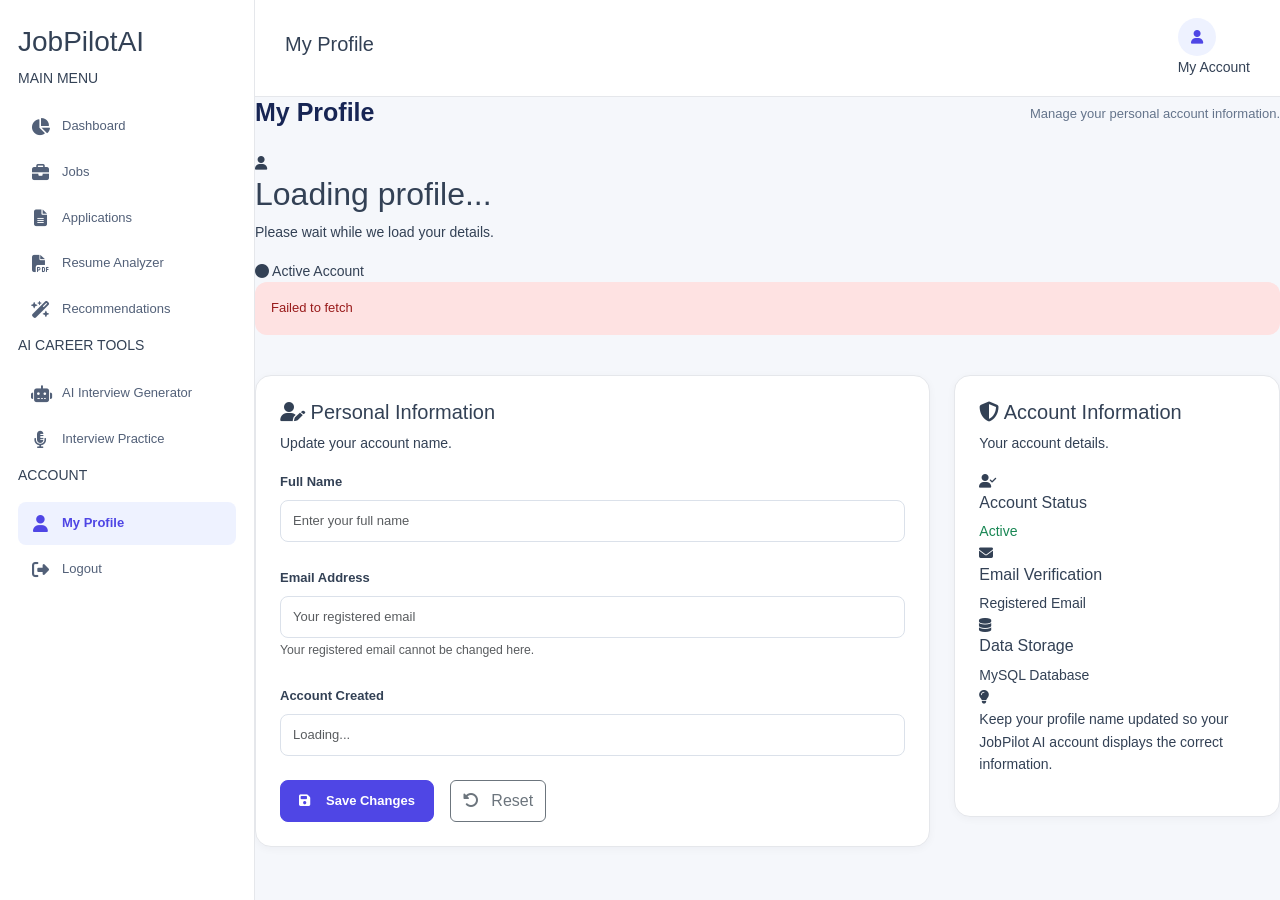
<file: frontend/pages/profile.html>
<!DOCTYPE html>
<html lang="en">
<head>
    <meta charset="UTF-8">
    <meta name="viewport" content="width=device-width, initial-scale=1.0">
    <title>My Profile | JobPilot AI</title>

    <link href="https://cdn.jsdelivr.net/npm/bootstrap@5.3.3/dist/css/bootstrap.min.css" rel="stylesheet">
    <link rel="stylesheet" href="https://cdnjs.cloudflare.com/ajax/libs/font-awesome/6.5.0/css/all.min.css">
    <link rel="stylesheet" href="../css/style.css">
</head>

<body>

<div class="app-container">

    <!-- SIDEBAR -->
    <aside class="sidebar" id="sidebar">

        <div class="sidebar-brand">
            <h3>JobPilot<span>AI</span></h3>
        </div>

        <div class="sidebar-menu">

            <p class="menu-heading">MAIN MENU</p>

            <a href="dashboard.html" class="menu-link">
                <i class="fas fa-chart-pie"></i>
                <span>Dashboard</span>
            </a>

            <a href="jobs.html" class="menu-link">
                <i class="fas fa-briefcase"></i>
                <span>Jobs</span>
            </a>

            <a href="applications.html" class="menu-link">
                <i class="fas fa-file-alt"></i>
                <span>Applications</span>
            </a>

            <a href="resume.html" class="menu-link">
                <i class="fas fa-file-pdf"></i>
                <span>Resume Analyzer</span>
            </a>

            <a href="recommendations.html" class="menu-link">
                <i class="fas fa-wand-magic-sparkles"></i>
                <span>Recommendations</span>
            </a>

            <p class="menu-heading">AI CAREER TOOLS</p>

            <a href="interviews.html" class="menu-link">
                <i class="fas fa-robot"></i>
                <span>AI Interview Generator</span>
            </a>

            <a href="practice.html" class="menu-link">
                <i class="fas fa-microphone-lines"></i>
                <span>Interview Practice</span>
            </a>

            <p class="menu-heading">ACCOUNT</p>

            <a href="profile.html" class="menu-link active">
                <i class="fas fa-user"></i>
                <span>My Profile</span>
            </a>

            <a href="#" class="menu-link" id="logoutButton">
                <i class="fas fa-right-from-bracket"></i>
                <span>Logout</span>
            </a>

        </div>
    </aside>


    <!-- MAIN CONTENT -->
    <main class="main-content">

        <!-- TOPBAR -->
        <header class="topbar">

            <div class="topbar-left">
                <button class="sidebar-toggle" id="sidebarToggle">
                    <i class="fas fa-bars"></i>
                </button>

                <h5>My Profile</h5>
            </div>

            <div class="topbar-right">
                <div class="user-info">
                    <div class="user-avatar">
                        <i class="fas fa-user"></i>
                    </div>
                    <span>My Account</span>
                </div>
            </div>

        </header>


        <!-- PAGE CONTENT -->
        <section class="page-content">

            <div class="page-header">
                <h2>My Profile</h2>
                <p>Manage your personal account information.</p>
            </div>


            <!-- PROFILE BANNER -->
            <div class="profile-banner">
                <div class="profile-banner-content">
                    <div class="profile-avatar">
                        <i class="fas fa-user"></i>
                    </div>

                    <div>
                        <h2 id="profileDisplayName">Loading profile...</h2>
                        <p id="profileDisplayEmail">Please wait while we load your details.</p>
                        <span class="profile-status">
                            <i class="fas fa-circle"></i>
                            Active Account
                        </span>
                    </div>
                </div>
            </div>


            <!-- MESSAGE -->
            <div id="profileMessage"
                 class="alert"
                 role="alert"
                 hidden>
            </div>


            <div class="row g-4 mt-2">

                <!-- PERSONAL INFORMATION -->
                <div class="col-lg-8">

                    <div class="content-card">

                        <div class="card-header-custom">
                            <div>
                                <h5>
                                    <i class="fas fa-user-pen"></i>
                                    Personal Information
                                </h5>
                                <p>Update your account name.</p>
                            </div>
                        </div>

                        <form id="profileForm">

                            <div class="mb-4">
                                <label for="profileName" class="form-label">
                                    Full Name
                                </label>

                                <input
                                    type="text"
                                    class="form-control"
                                    id="profileName"
                                    name="name"
                                    placeholder="Enter your full name"
                                    maxlength="100"
                                    required
                                >
                            </div>


                            <div class="mb-4">
                                <label for="profileEmail" class="form-label">
                                    Email Address
                                </label>

                                <input
                                    type="email"
                                    class="form-control"
                                    id="profileEmail"
                                    name="email"
                                    placeholder="Your registered email"
                                    readonly
                                >

                                <small class="text-muted">
                                    Your registered email cannot be changed here.
                                </small>
                            </div>


                            <div class="mb-4">
                                <label class="form-label">
                                    Account Created
                                </label>

                                <input
                                    type="text"
                                    class="form-control"
                                    id="profileCreatedAt"
                                    readonly
                                    placeholder="Loading..."
                                >
                            </div>


                            <div class="d-flex flex-wrap gap-3">

                                <button
                                    type="submit"
                                    class="btn btn-primary"
                                    id="saveProfileButton"
                                >
                                    <i class="fas fa-save me-2"></i>
                                    Save Changes
                                </button>

                                <button
                                    type="button"
                                    class="btn btn-outline-secondary"
                                    id="resetProfileButton"
                                >
                                    <i class="fas fa-rotate-left me-2"></i>
                                    Reset
                                </button>

                            </div>

                        </form>

                    </div>

                </div>


                <!-- ACCOUNT INFORMATION -->
                <div class="col-lg-4">

                    <div class="content-card account-info-card">

                        <div class="card-header-custom">
                            <div>
                                <h5>
                                    <i class="fas fa-shield-halved"></i>
                                    Account Information
                                </h5>
                                <p>Your account details.</p>
                            </div>
                        </div>

                        <div class="account-info-item">
                            <div class="info-icon">
                                <i class="fas fa-user-check"></i>
                            </div>

                            <div>
                                <h6>Account Status</h6>
                                <span class="text-success">Active</span>
                            </div>
                        </div>


                        <div class="account-info-item">
                            <div class="info-icon">
                                <i class="fas fa-envelope"></i>
                            </div>

                            <div>
                                <h6>Email Verification</h6>
                                <span>Registered Email</span>
                            </div>
                        </div>


                        <div class="account-info-item">
                            <div class="info-icon">
                                <i class="fas fa-database"></i>
                            </div>

                            <div>
                                <h6>Data Storage</h6>
                                <span>MySQL Database</span>
                            </div>
                        </div>


                        <div class="profile-tip">
                            <i class="fas fa-lightbulb"></i>

                            <p>
                                Keep your profile name updated so your
                                JobPilot AI account displays the correct
                                information.
                            </p>
                        </div>

                    </div>

                </div>

            </div>

        </section>

    </main>

</div>


<script src="https://cdn.jsdelivr.net/npm/bootstrap@5.3.3/dist/js/bootstrap.bundle.min.js"></script>
<script src="../js/main.js"></script>
<script src="../js/profile.js"></script>

</body>
</html>
</file>
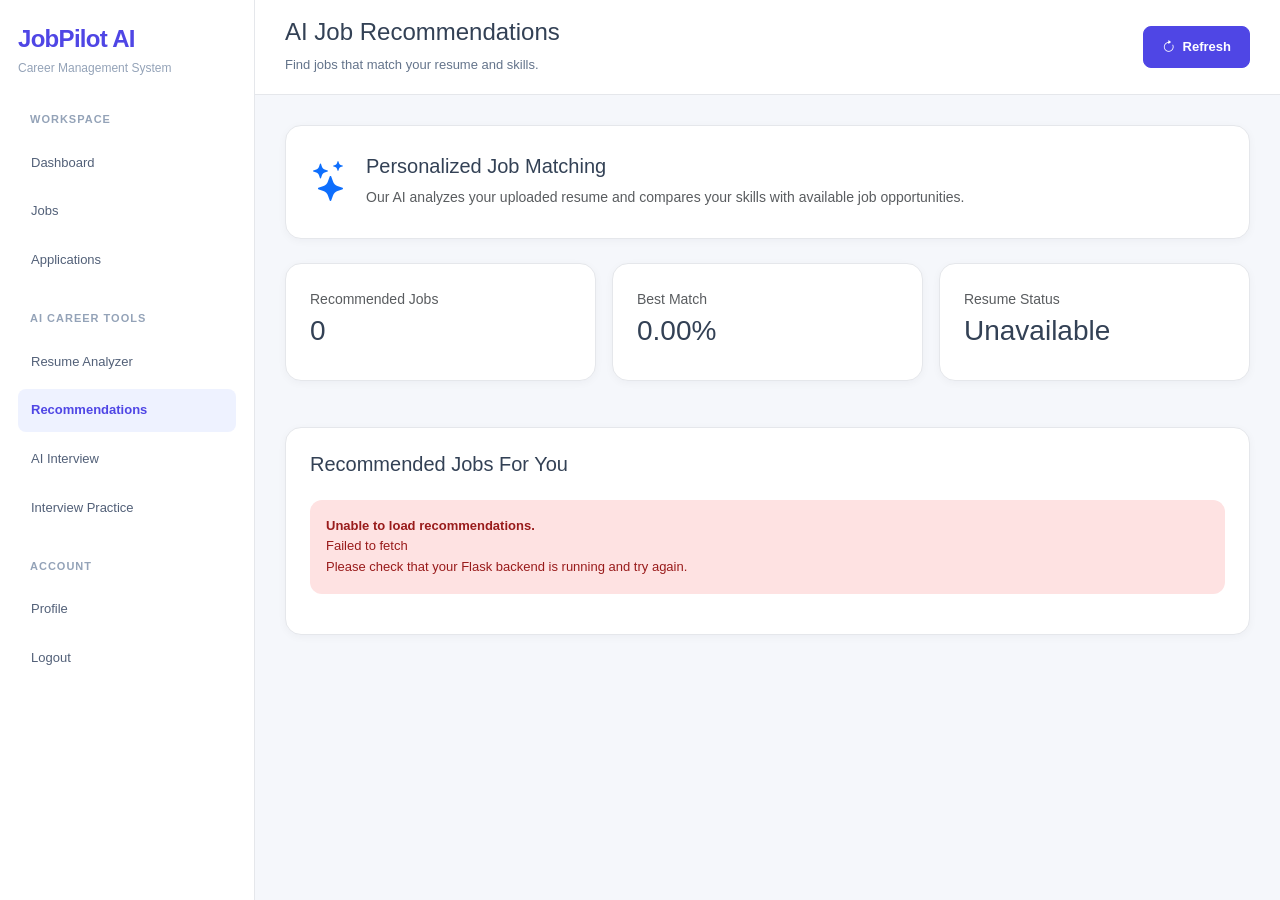
<file: frontend/pages/recommendations.html>
<!DOCTYPE html>
<html lang="en">
<head>
    <meta charset="UTF-8">
    <meta name="viewport" content="width=device-width, initial-scale=1.0">
    <title>AI Job Recommendations | JobPilot AI</title>

    <link href="https://cdn.jsdelivr.net/npm/bootstrap@5.3.3/dist/css/bootstrap.min.css" rel="stylesheet">
    <link href="https://cdn.jsdelivr.net/npm/bootstrap-icons@1.11.3/font/bootstrap-icons.css" rel="stylesheet">
    <link rel="stylesheet" href="../css/style.css">
</head>

<body>

<div class="app-layout">

    <aside class="sidebar" id="sidebar">
        <h4 class="brand">JobPilot AI</h4>
        <small>Career Management System</small>

        <p class="sidebar-heading">WORKSPACE</p>
        <a href="dashboard.html">Dashboard</a>
        <a href="jobs.html">Jobs</a>
        <a href="applications.html">Applications</a>

        <p class="sidebar-heading">AI CAREER TOOLS</p>
        <a href="resume.html">Resume Analyzer</a>
        <a href="recommendations.html" class="active">Recommendations</a>
        <a href="interviews.html">AI Interview</a>
        <a href="practice.html">Interview Practice</a>

        <p class="sidebar-heading">ACCOUNT</p>
        <a href="profile.html">Profile</a>
        <a href="#" id="logoutButton">Logout</a>
    </aside>

    <main class="main-content">

        <header class="topbar">
            <div>
                <h4>AI Job Recommendations</h4>
                <p>Find jobs that match your resume and skills.</p>
            </div>

            <button class="btn btn-primary" id="refreshRecommendations">
                <i class="bi bi-arrow-clockwise"></i>
                Refresh
            </button>
        </header>

        <section class="content-area">

            <div id="recommendationMessage"></div>

            <div class="content-card mb-4">
                <div class="d-flex align-items-center gap-3">
                    <div>
                        <i class="bi bi-stars fs-1 text-primary"></i>
                    </div>
                    <div>
                        <h5>Personalized Job Matching</h5>
                        <p class="text-muted mb-0">
                            Our AI analyzes your uploaded resume and compares
                            your skills with available job opportunities.
                        </p>
                    </div>
                </div>
            </div>

            <div class="row g-3 mb-4">

                <div class="col-md-4">
                    <div class="content-card">
                        <p class="text-muted mb-1">Recommended Jobs</p>
                        <h3 id="totalRecommendations">0</h3>
                    </div>
                </div>

                <div class="col-md-4">
                    <div class="content-card">
                        <p class="text-muted mb-1">Best Match</p>
                        <h3 id="bestMatch">0%</h3>
                    </div>
                </div>

                <div class="col-md-4">
                    <div class="content-card">
                        <p class="text-muted mb-1">Resume Status</p>
                        <h3 id="resumeStatus">Checking...</h3>
                    </div>
                </div>

            </div>

            <div class="content-card">
                <div class="d-flex justify-content-between align-items-center mb-3">
                    <h5>Recommended Jobs For You</h5>
                </div>

                <div id="recommendationsList">
                    <div class="text-center py-5">
                        <div class="spinner-border text-primary"></div>
                        <p class="text-muted mt-3">
                            Analyzing your resume and finding matching jobs...
                        </p>
                    </div>
                </div>
            </div>

        </section>
    </main>
</div>

<script src="https://cdn.jsdelivr.net/npm/bootstrap@5.3.3/dist/js/bootstrap.bundle.min.js"></script>
<script src="../js/main.js"></script>
<script src="../js/recommendations.js"></script>

</body>
</html>
</file>
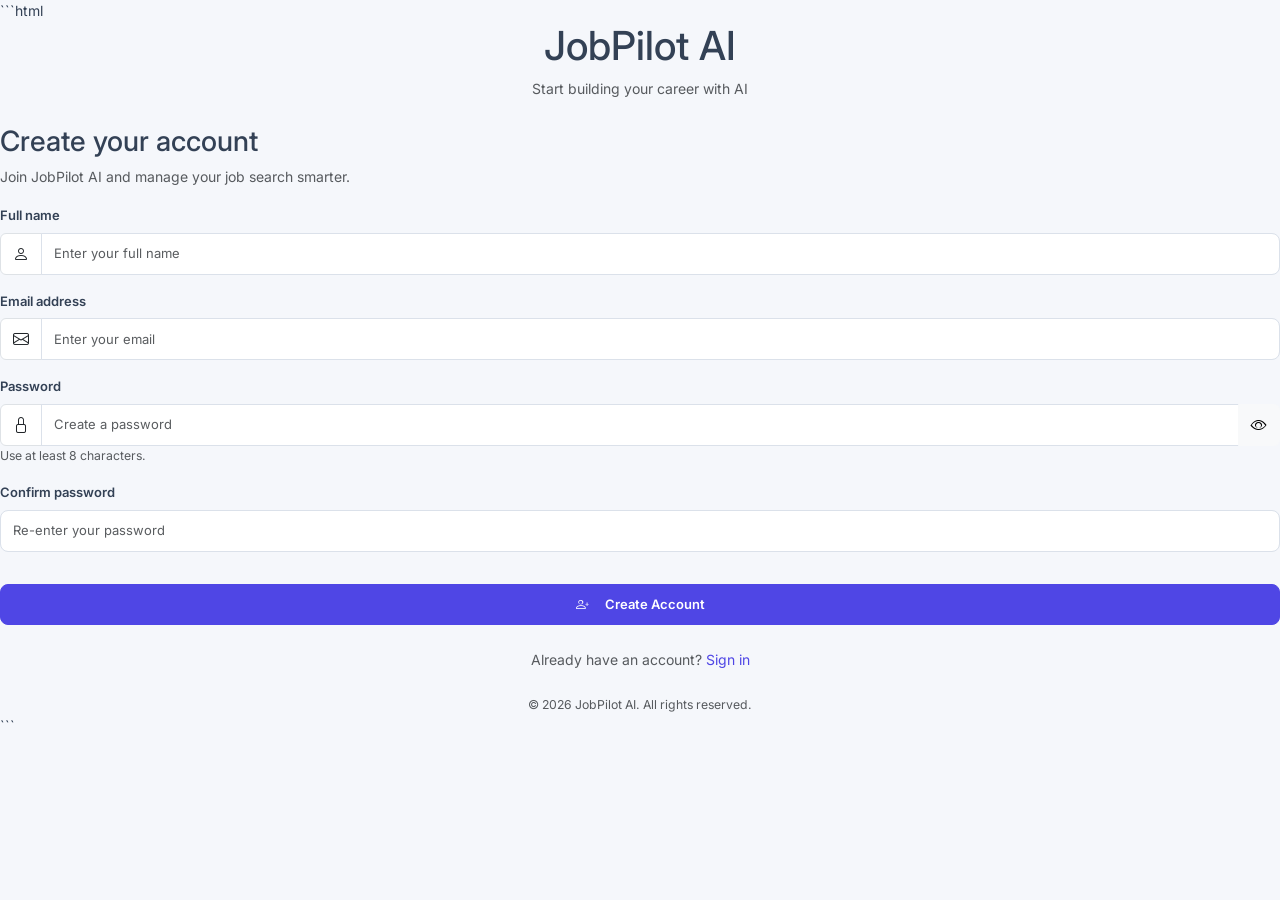
<file: frontend/pages/register.html>
```html
<!DOCTYPE html>
<html lang="en">
<head>
    <meta charset="UTF-8">
    <meta name="viewport" content="width=device-width, initial-scale=1.0">

    <title>Create Account | JobPilot AI</title>

    <link href="https://fonts.googleapis.com/css2?family=Inter:wght@400;500;600;700;800&display=swap"
          rel="stylesheet">

    <link href="https://cdn.jsdelivr.net/npm/bootstrap@5.3.3/dist/css/bootstrap.min.css"
          rel="stylesheet">

    <link href="https://cdn.jsdelivr.net/npm/bootstrap-icons@1.11.3/font/bootstrap-icons.min.css"
          rel="stylesheet">

    <link rel="stylesheet" href="../css/style.css">
</head>

<body>

    <main class="auth-container">

        <section class="auth-card">

            <div class="text-center">
                <h1 class="brand-name">
                    JobPilot <span>AI</span>
                </h1>

                <p class="text-muted">
                    Start building your career with AI
                </p>
            </div>

            <div class="mt-4">
                <h3>Create your account</h3>

                <p class="text-muted">
                    Join JobPilot AI and manage your job search smarter.
                </p>
            </div>

            <div id="message" class="mt-3" role="alert"
                 aria-live="polite"></div>

            <form id="registerForm">

                <div class="mb-3">
                    <label for="name" class="form-label">
                        Full name
                    </label>

                    <div class="input-group">
                        <span class="input-group-text bg-white">
                            <i class="bi bi-person"></i>
                        </span>

                        <input
                            type="text"
                            class="form-control"
                            id="name"
                            name="name"
                            placeholder="Enter your full name"
                            autocomplete="name"
                            required
                        >
                    </div>
                </div>

                <div class="mb-3">
                    <label for="email" class="form-label">
                        Email address
                    </label>

                    <div class="input-group">
                        <span class="input-group-text bg-white">
                            <i class="bi bi-envelope"></i>
                        </span>

                        <input
                            type="email"
                            class="form-control"
                            id="email"
                            name="email"
                            placeholder="Enter your email"
                            autocomplete="email"
                            required
                        >
                    </div>
                </div>

                <div class="mb-3">
                    <label for="password" class="form-label">
                        Password
                    </label>

                    <div class="input-group">
                        <span class="input-group-text bg-white">
                            <i class="bi bi-lock"></i>
                        </span>

                        <input
                            type="password"
                            class="form-control"
                            id="password"
                            name="password"
                            placeholder="Create a password"
                            autocomplete="new-password"
                            minlength="8"
                            required
                        >

                        <button
                            class="btn btn-light"
                            type="button"
                            id="togglePassword"
                            aria-label="Show password"
                        >
                            <i class="bi bi-eye"></i>
                        </button>
                    </div>

                    <small class="text-muted">
                        Use at least 8 characters.
                    </small>
                </div>

                <div class="mb-3">
                    <label for="confirmPassword" class="form-label">
                        Confirm password
                    </label>

                    <input
                        type="password"
                        class="form-control"
                        id="confirmPassword"
                        name="confirmPassword"
                        placeholder="Re-enter your password"
                        autocomplete="new-password"
                        required
                    >
                </div>

                <button
                    type="submit"
                    class="btn btn-primary w-100 mt-3"
                    id="registerButton"
                >
                    <i class="bi bi-person-plus me-2"></i>
                    Create Account
                </button>

            </form>

            <div class="text-center mt-4">
                <p class="text-muted mb-0">
                    Already have an account?
                    <a href="login.html">Sign in</a>
                </p>
            </div>

            <div class="text-center mt-4">
                <small class="text-muted">
                    © 2026 JobPilot AI. All rights reserved.
                </small>
            </div>

        </section>

    </main>

    <script src="../js/main.js"></script>

</body>
</html>
```
</file>
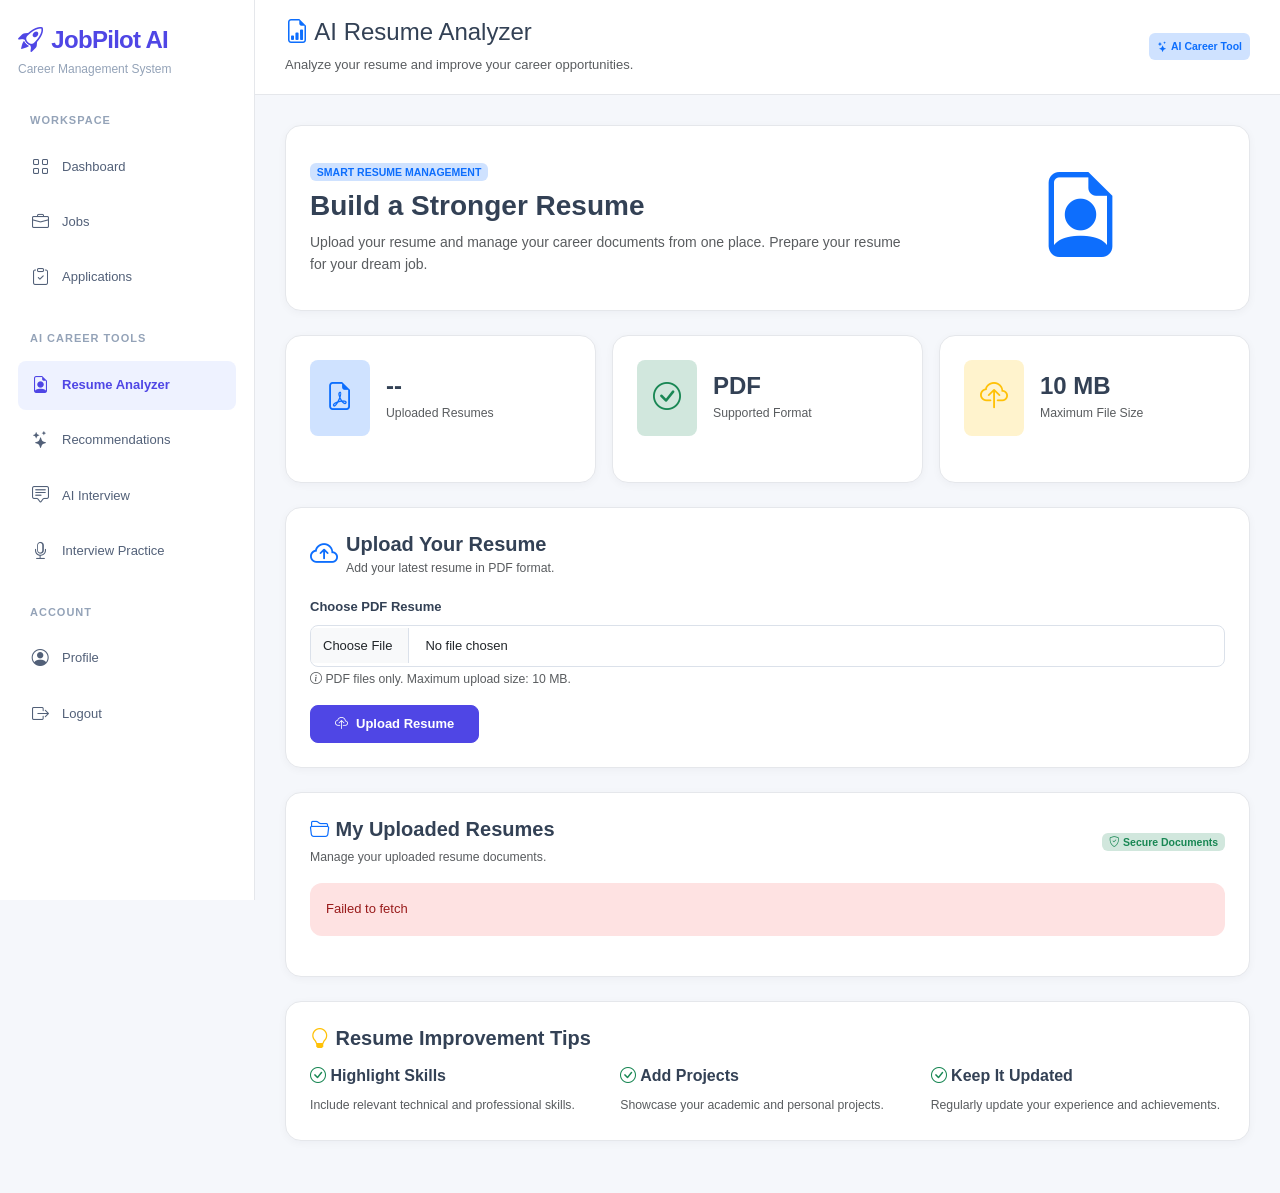
<file: frontend/pages/resume.html>
<!DOCTYPE html>
<html lang="en">
<head>
    <meta charset="UTF-8">
    <meta name="viewport" content="width=device-width, initial-scale=1.0">

    <title>AI Resume Analyzer | JobPilot AI</title>

    <link href="https://cdn.jsdelivr.net/npm/bootstrap@5.3.3/dist/css/bootstrap.min.css" rel="stylesheet">

    <link href="https://cdn.jsdelivr.net/npm/bootstrap-icons@1.11.3/font/bootstrap-icons.css" rel="stylesheet">

    <link rel="stylesheet" href="../css/style.css">
</head>

<body>

<div class="app-layout">

    <!-- SIDEBAR -->
    <aside class="sidebar" id="sidebar">

        <h4 class="brand">
            <i class="bi bi-rocket-takeoff"></i>
            JobPilot AI
        </h4>

        <small>Career Management System</small>

        <p class="sidebar-heading">WORKSPACE</p>

        <a href="dashboard.html">
            <i class="bi bi-grid"></i> Dashboard
        </a>

        <a href="jobs.html">
            <i class="bi bi-briefcase"></i> Jobs
        </a>

        <a href="applications.html">
            <i class="bi bi-clipboard-check"></i> Applications
        </a>

        <p class="sidebar-heading">AI CAREER TOOLS</p>

        <a href="resume.html" class="active">
            <i class="bi bi-file-earmark-person"></i> Resume Analyzer
        </a>

        <a href="recommendations.html">
            <i class="bi bi-stars"></i> Recommendations
        </a>

        <a href="interviews.html">
            <i class="bi bi-chat-square-text"></i> AI Interview
        </a>

        <a href="practice.html">
            <i class="bi bi-mic"></i> Interview Practice
        </a>

        <p class="sidebar-heading">ACCOUNT</p>

        <a href="profile.html">
            <i class="bi bi-person-circle"></i> Profile
        </a>

        <a href="#" id="logoutButton">
            <i class="bi bi-box-arrow-right"></i> Logout
        </a>

    </aside>


    <!-- MAIN CONTENT -->
    <main class="main-content">

        <!-- TOPBAR -->
        <header class="topbar d-flex justify-content-between align-items-center flex-wrap">

            <div>
                <h4>
                    <i class="bi bi-file-earmark-bar-graph text-primary"></i>
                    AI Resume Analyzer
                </h4>

                <p class="text-muted mb-0">
                    Analyze your resume and improve your career opportunities.
                </p>
            </div>

            <span class="badge bg-primary-subtle text-primary p-2">
                <i class="bi bi-stars"></i> AI Career Tool
            </span>

        </header>


        <!-- CONTENT -->
        <section class="content-area">

            <!-- MESSAGE -->
            <div id="resumeMessage"></div>


            <!-- INTRODUCTION -->
            <div class="content-card mb-4">

                <div class="row align-items-center">

                    <div class="col-lg-8">

                        <span class="badge bg-primary-subtle text-primary mb-2">
                            SMART RESUME MANAGEMENT
                        </span>

                        <h3 class="fw-bold">
                            Build a Stronger Resume
                        </h3>

                        <p class="text-muted mb-0">
                            Upload your resume and manage your career documents
                            from one place. Prepare your resume for your dream job.
                        </p>

                    </div>

                    <div class="col-lg-4 text-center mt-3 mt-lg-0">

                        <i class="bi bi-file-earmark-person text-primary"
                           style="font-size: 85px;"></i>

                    </div>

                </div>

            </div>


            <!-- STATISTICS -->
            <div class="row g-3 mb-4">

                <div class="col-md-4">

                    <div class="content-card h-100">

                        <div class="d-flex align-items-center gap-3">

                            <div class="rounded-3 bg-primary-subtle p-3">
                                <i class="bi bi-file-earmark-pdf text-primary fs-3"></i>
                            </div>

                            <div>
                                <h4 class="fw-bold mb-0" id="resumeCount">
                                    --
                                </h4>

                                <small class="text-muted">
                                    Uploaded Resumes
                                </small>
                            </div>

                        </div>

                    </div>

                </div>


                <div class="col-md-4">

                    <div class="content-card h-100">

                        <div class="d-flex align-items-center gap-3">

                            <div class="rounded-3 bg-success-subtle p-3">
                                <i class="bi bi-check-circle text-success fs-3"></i>
                            </div>

                            <div>
                                <h4 class="fw-bold mb-0">
                                    PDF
                                </h4>

                                <small class="text-muted">
                                    Supported Format
                                </small>
                            </div>

                        </div>

                    </div>

                </div>


                <div class="col-md-4">

                    <div class="content-card h-100">

                        <div class="d-flex align-items-center gap-3">

                            <div class="rounded-3 bg-warning-subtle p-3">
                                <i class="bi bi-cloud-upload text-warning fs-3"></i>
                            </div>

                            <div>
                                <h4 class="fw-bold mb-0">
                                    10 MB
                                </h4>

                                <small class="text-muted">
                                    Maximum File Size
                                </small>
                            </div>

                        </div>

                    </div>

                </div>

            </div>


            <!-- UPLOAD RESUME -->
            <div class="content-card mb-4">

                <div class="d-flex align-items-center gap-2 mb-3">

                    <i class="bi bi-cloud-arrow-up text-primary fs-3"></i>

                    <div>
                        <h5 class="fw-bold mb-0">
                            Upload Your Resume
                        </h5>

                        <small class="text-muted">
                            Add your latest resume in PDF format.
                        </small>
                    </div>

                </div>


                <form id="resumeForm">

                    <div class="mb-3">

                        <label for="resumeFile" class="form-label fw-semibold">
                            Choose PDF Resume
                        </label>

                        <input
                            type="file"
                            class="form-control form-control-lg"
                            id="resumeFile"
                            accept=".pdf,application/pdf"
                            required
                        >

                        <small class="text-muted">
                            <i class="bi bi-info-circle"></i>
                            PDF files only. Maximum upload size: 10 MB.
                        </small>

                    </div>


                    <button
                        type="submit"
                        class="btn btn-primary px-4 py-2"
                        id="uploadResumeButton">

                        <i class="bi bi-cloud-upload"></i>
                        Upload Resume

                    </button>

                </form>

            </div>


            <!-- UPLOADED RESUMES -->
            <div class="content-card">

                <div class="d-flex justify-content-between align-items-center flex-wrap mb-3">

                    <div>
                        <h5 class="fw-bold mb-1">
                            <i class="bi bi-folder2-open text-primary"></i>
                            My Uploaded Resumes
                        </h5>

                        <small class="text-muted">
                            Manage your uploaded resume documents.
                        </small>
                    </div>

                    <span class="badge bg-success-subtle text-success">
                        <i class="bi bi-shield-check"></i>
                        Secure Documents
                    </span>

                </div>


                <div id="resumeList">
                    <div class="text-center py-4">
                        <div class="spinner-border text-primary"></div>
                        <p class="text-muted mt-2">
                            Loading your resumes...
                        </p>
                    </div>
                </div>

            </div>


            <!-- TIPS -->
            <div class="content-card mt-4">

                <h5 class="fw-bold mb-3">
                    <i class="bi bi-lightbulb text-warning"></i>
                    Resume Improvement Tips
                </h5>

                <div class="row g-3">

                    <div class="col-md-4">

                        <h6 class="fw-semibold">
                            <i class="bi bi-check-circle text-success"></i>
                            Highlight Skills
                        </h6>

                        <small class="text-muted">
                            Include relevant technical and professional skills.
                        </small>

                    </div>


                    <div class="col-md-4">

                        <h6 class="fw-semibold">
                            <i class="bi bi-check-circle text-success"></i>
                            Add Projects
                        </h6>

                        <small class="text-muted">
                            Showcase your academic and personal projects.
                        </small>

                    </div>


                    <div class="col-md-4">

                        <h6 class="fw-semibold">
                            <i class="bi bi-check-circle text-success"></i>
                            Keep It Updated
                        </h6>

                        <small class="text-muted">
                            Regularly update your experience and achievements.
                        </small>

                    </div>

                </div>

            </div>


        </section>

    </main>

</div>


<!-- SCRIPTS -->
<script src="https://cdn.jsdelivr.net/npm/bootstrap@5.3.3/dist/js/bootstrap.bundle.min.js"></script>

<script src="../js/main.js"></script>

<script src="../js/resume.js"></script>

</body>
</html>
</file>
<file: frontend/css/style.css>
/* =========================================================
   JOBPILOT AI - GLOBAL STYLESHEET
   Consistent design for all application pages
   ========================================================= */

/* ---------- 1. ROOT VARIABLES ---------- */

:root {
    --primary: #4f46e5;
    --primary-dark: #4338ca;
    --primary-light: #eef2ff;

    --secondary: #64748b;
    --dark: #172554;
    --text: #334155;
    --muted: #94a3b8;

    --background: #f5f7fb;
    --surface: #ffffff;
    --border: #e5e7eb;

    --success: #16a34a;
    --success-bg: #dcfce7;

    --warning: #d97706;
    --warning-bg: #fef3c7;

    --danger: #dc2626;
    --danger-bg: #fee2e2;

    --info: #0284c7;
    --info-bg: #e0f2fe;

    --sidebar-width: 255px;

    --radius-sm: 8px;
    --radius-md: 12px;
    --radius-lg: 16px;

    --shadow-sm: 0 2px 8px rgba(15, 23, 42, 0.04);
    --shadow-md: 0 5px 20px rgba(15, 23, 42, 0.06);
    --shadow-lg: 0 10px 30px rgba(15, 23, 42, 0.08);
}

/* ---------- 2. RESET ---------- */

* {
    box-sizing: border-box;
}

html {
    scroll-behavior: smooth;
}

body {
    margin: 0;
    padding: 0;
    background: var(--background);
    color: var(--text);
    font-family: "Inter", "Segoe UI", Arial, sans-serif;
    font-size: 14px;
    line-height: 1.6;
}

button,
input,
select,
textarea {
    font: inherit;
}

button {
    cursor: pointer;
}

a {
    color: var(--primary);
    text-decoration: none;
}

a:hover {
    color: var(--primary-dark);
}

img {
    max-width: 100%;
}

/* ---------- 3. APPLICATION LAYOUT ---------- */

.app-layout {
    display: flex;
    min-height: 100vh;
    width: 100%;
}

.main-content {
    flex: 1;
    min-width: 0;
    margin-left: var(--sidebar-width);
    min-height: 100vh;
    background: var(--background);
}

.content-area {
    width: 100%;
    padding: 30px;
}

/* ---------- 4. SIDEBAR ---------- */

.sidebar {
    position: fixed;
    top: 0;
    left: 0;
    bottom: 0;
    z-index: 1000;

    width: var(--sidebar-width);
    height: 100vh;
    overflow-y: auto;

    background: var(--surface);
    border-right: 1px solid var(--border);

    padding: 25px 18px;

    display: flex;
    flex-direction: column;
}

.sidebar::-webkit-scrollbar {
    width: 5px;
}

.sidebar::-webkit-scrollbar-thumb {
    background: #cbd5e1;
    border-radius: 10px;
}

/* Brand */

.sidebar .brand,
.brand {
    display: flex;
    align-items: center;
    gap: 9px;

    margin: 0 0 5px;
    padding: 0;

    color: var(--primary);
    font-size: 24px;
    font-weight: 800;
    letter-spacing: -0.7px;
}

.brand i {
    font-size: 25px;
}

.sidebar > small {
    display: block;
    color: var(--muted);
    font-size: 12px;
    margin-bottom: 28px;
}

/* Sidebar headings */

.sidebar-heading {
    margin: 25px 0 10px;
    padding-left: 12px;

    color: var(--muted);
    font-size: 11px;
    font-weight: 700;
    letter-spacing: 1px;
    text-transform: uppercase;
}

.sidebar-heading:first-of-type {
    margin-top: 5px;
}

/* Sidebar links */

.sidebar a {
    display: flex;
    align-items: center;
    gap: 12px;

    width: 100%;
    padding: 11px 13px;
    margin: 3px 0;

    color: #526078;
    font-size: 13px;
    font-weight: 500;

    border-radius: var(--radius-sm);
    text-decoration: none;

    transition: all 0.2s ease;
}

.sidebar a i {
    width: 19px;
    font-size: 17px;
    text-align: center;
}

.sidebar a:hover {
    color: var(--primary);
    background: var(--primary-light);
}

.sidebar a.active {
    color: var(--primary);
    background: var(--primary-light);
    font-weight: 700;
}

/* ---------- 5. TOPBAR ---------- */

.topbar {
    display: flex;
    align-items: center;
    justify-content: space-between;
    gap: 20px;

    min-height: 82px;
    padding: 18px 30px;

    background: var(--surface);
    border-bottom: 1px solid var(--border);
}

.topbar h1,
.topbar h2,
.topbar h3 {
    margin: 0;
    color: var(--dark);
    font-weight: 700;
}

.topbar h1 {
    font-size: 23px;
}

.topbar p {
    margin: 3px 0 0;
    color: var(--secondary);
    font-size: 13px;
}

.topbar-actions {
    display: flex;
    align-items: center;
    gap: 12px;
}

.user-profile {
    display: flex;
    align-items: center;
    gap: 10px;
}

.user-avatar {
    display: flex;
    align-items: center;
    justify-content: center;

    width: 38px;
    height: 38px;

    border-radius: 50%;
    background: var(--primary-light);
    color: var(--primary);
    font-weight: 700;
}

/* ---------- 6. PAGE HEADINGS ---------- */

.page-header {
    display: flex;
    align-items: center;
    justify-content: space-between;
    flex-wrap: wrap;
    gap: 15px;
    margin-bottom: 25px;
}

.page-header h1,
.page-header h2 {
    margin: 0;
    color: var(--dark);
    font-size: 25px;
    font-weight: 750;
}

.page-header p {
    margin: 5px 0 0;
    color: var(--secondary);
    font-size: 13px;
}

.section-title {
    margin-bottom: 18px;
    color: var(--dark);
    font-size: 17px;
    font-weight: 700;
}

/* ---------- 7. CARDS ---------- */

.card,
.stat-card,
.table-card,
.content-card,
.panel-card {
    background: var(--surface);
    border: 1px solid var(--border);
    border-radius: var(--radius-lg);
    box-shadow: var(--shadow-sm);
}

.card {
    padding: 22px;
}

.stat-card {
    height: 100%;
    padding: 22px;
    transition: transform 0.2s ease, box-shadow 0.2s ease;
}

.stat-card:hover {
    transform: translateY(-3px);
    box-shadow: var(--shadow-md);
}

.table-card {
    padding: 22px;
    overflow: hidden;
}

.content-card,
.panel-card {
    padding: 24px;
    margin-bottom: 22px;
}

.stat-number {
    margin: 12px 0 4px;
    color: var(--dark);
    font-size: 30px;
    font-weight: 750;
    line-height: 1.2;
}

.stat-label {
    color: var(--secondary);
    font-size: 13px;
    font-weight: 500;
}

.stat-icon {
    display: flex;
    align-items: center;
    justify-content: center;

    width: 45px;
    height: 45px;

    border-radius: 12px;
    background: var(--primary-light);
    color: var(--primary);
    font-size: 21px;
}

.stat-icon.success {
    background: var(--success-bg);
    color: var(--success);
}

.stat-icon.warning {
    background: var(--warning-bg);
    color: var(--warning);
}

.stat-icon.info {
    background: var(--info-bg);
    color: var(--info);
}

/* ---------- 8. BUTTONS ---------- */

.btn,
button {
    transition: all 0.2s ease;
}

.primary-btn,
.btn-primary {
    display: inline-flex;
    align-items: center;
    justify-content: center;
    gap: 8px;

    padding: 10px 18px;

    color: #fff;
    background: var(--primary);
    border: 1px solid var(--primary);
    border-radius: var(--radius-sm);

    font-size: 13px;
    font-weight: 600;
}

.primary-btn:hover,
.btn-primary:hover {
    color: #fff;
    background: var(--primary-dark);
    border-color: var(--primary-dark);
}

.secondary-btn,
.btn-secondary {
    padding: 10px 18px;
    color: var(--text);
    background: #f1f5f9;
    border: 1px solid var(--border);
    border-radius: var(--radius-sm);
    font-size: 13px;
    font-weight: 600;
}

.secondary-btn:hover,
.btn-secondary:hover {
    background: #e2e8f0;
}

.danger-btn {
    padding: 9px 15px;
    color: #fff;
    background: var(--danger);
    border: none;
    border-radius: var(--radius-sm);
}

.outline-btn {
    padding: 9px 15px;
    color: var(--primary);
    background: transparent;
    border: 1px solid var(--primary);
    border-radius: var(--radius-sm);
}

.outline-btn:hover {
    color: #fff;
    background: var(--primary);
}

/* ---------- 9. FORMS ---------- */

.form-label {
    margin-bottom: 7px;
    color: #334155;
    font-size: 13px;
    font-weight: 600;
}

.form-control,
.form-select,
input,
select,
textarea {
    border-color: #dbe1ea;
    border-radius: var(--radius-sm);
}

.form-control,
.form-select {
    min-height: 42px;
    padding: 10px 12px;
    font-size: 13px;
}

.form-control:focus,
.form-select:focus,
input:focus,
select:focus,
textarea:focus {
    border-color: var(--primary);
    box-shadow: 0 0 0 3px rgba(79, 70, 229, 0.12);
    outline: none;
}

textarea.form-control {
    min-height: 110px;
    resize: vertical;
}

.form-text {
    color: var(--muted);
    font-size: 12px;
}

/* ---------- 10. TABLES ---------- */

.table-responsive {
    width: 100%;
    overflow-x: auto;
}

.table {
    width: 100%;
    margin-bottom: 0;
    vertical-align: middle;
    border-color: var(--border);
}

.table thead th {
    padding: 14px 12px;
    background: #f8fafc;
    color: #64748b;

    font-size: 11px;
    font-weight: 700;
    letter-spacing: 0.5px;
    text-transform: uppercase;

    white-space: nowrap;
    border-bottom: 1px solid var(--border);
}

.table tbody td {
    padding: 15px 12px;
    color: var(--text);
    font-size: 13px;
    border-bottom: 1px solid #f1f5f9;
}

.table tbody tr:hover {
    background: #fafbff;
}

.table tbody tr:last-child td {
    border-bottom: none;
}

/* ---------- 11. STATUS BADGES ---------- */

.status-badge,
.badge-status {
    display: inline-flex;
    align-items: center;
    justify-content: center;

    padding: 5px 11px;
    border-radius: 20px;

    font-size: 11px;
    font-weight: 700;
    white-space: nowrap;
}

.status-applied {
    color: var(--info);
    background: var(--info-bg);
}

.status-interview {
    color: #7c3aed;
    background: #ede9fe;
}

.status-selected {
    color: var(--success);
    background: var(--success-bg);
}

.status-rejected {
    color: var(--danger);
    background: var(--danger-bg);
}

.status-pending {
    color: var(--warning);
    background: var(--warning-bg);
}

/* ---------- 12. PROGRESS BARS ---------- */

.progress {
    height: 9px;
    overflow: hidden;
    background: #e2e8f0;
    border-radius: 20px;
}

.progress-bar {
    background: var(--primary);
    border-radius: 20px;
}

.progress-bar.success {
    background: var(--success);
}

.progress-bar.warning {
    background: #f59e0b;
}

/* ---------- 13. SKILLS AND TAGS ---------- */

.skill-tag,
.tag {
    display: inline-flex;
    align-items: center;

    margin: 4px;
    padding: 6px 11px;

    color: var(--primary);
    background: var(--primary-light);
    border-radius: 20px;

    font-size: 11px;
    font-weight: 600;
}

.skill-list {
    display: flex;
    flex-wrap: wrap;
    gap: 7px;
}

/* ---------- 14. RESUME PAGE ---------- */

.resume-upload-area,
.upload-area {
    padding: 35px 20px;
    text-align: center;

    background: #fafaff;
    border: 2px dashed #c7d2fe;
    border-radius: var(--radius-lg);

    transition: all 0.2s ease;
}

.resume-upload-area:hover,
.upload-area:hover {
    background: var(--primary-light);
    border-color: var(--primary);
}

.resume-upload-area i,
.upload-area i {
    color: var(--primary);
    font-size: 38px;
}

.resume-item {
    display: flex;
    align-items: center;
    justify-content: space-between;
    gap: 15px;

    padding: 16px;
    margin-bottom: 12px;

    background: var(--surface);
    border: 1px solid var(--border);
    border-radius: var(--radius-md);
}

.resume-item h5 {
    margin: 0;
    color: var(--dark);
    font-size: 14px;
    font-weight: 700;
}

.resume-item p {
    margin: 4px 0 0;
    color: var(--secondary);
    font-size: 12px;
}

/* ---------- 15. JOB CARDS ---------- */

.job-card {
    padding: 22px;
    margin-bottom: 18px;

    background: var(--surface);
    border: 1px solid var(--border);
    border-radius: var(--radius-lg);

    transition: all 0.2s ease;
}

.job-card:hover {
    border-color: #c7d2fe;
    box-shadow: var(--shadow-md);
    transform: translateY(-2px);
}

.job-card h5 {
    margin-bottom: 7px;
    color: var(--dark);
    font-size: 16px;
    font-weight: 700;
}

.job-card p {
    color: var(--secondary);
    font-size: 13px;
}

/* ---------- 16. EMPTY STATES ---------- */

.empty-state {
    padding: 45px 20px;
    text-align: center;
}

.empty-state i {
    display: block;
    margin-bottom: 15px;
    color: #cbd5e1;
    font-size: 48px;
}

.empty-state h5 {
    color: var(--dark);
    font-size: 16px;
    font-weight: 700;
}

.empty-state p {
    color: var(--secondary);
    font-size: 13px;
}

/* ---------- 17. ALERTS ---------- */

.alert {
    border: none;
    border-radius: var(--radius-md);
    font-size: 13px;
}

.alert-success {
    color: #166534;
    background: var(--success-bg);
}

.alert-danger {
    color: #991b1b;
    background: var(--danger-bg);
}

.alert-warning {
    color: #92400e;
    background: var(--warning-bg);
}

.alert-info {
    color: #075985;
    background: var(--info-bg);
}

/* ---------- 18. MODALS ---------- */

.modal-content {
    overflow: hidden;
    border: none;
    border-radius: var(--radius-lg);
    box-shadow: var(--shadow-lg);
}

.modal-header {
    padding: 20px 24px;
    border-bottom: 1px solid var(--border);
}

.modal-title {
    color: var(--dark);
    font-size: 17px;
    font-weight: 700;
}

.modal-body {
    padding: 24px;
}

.modal-footer {
    padding: 16px 24px;
    border-top: 1px solid var(--border);
}

/* ---------- 19. DROPDOWNS ---------- */

.dropdown-menu {
    padding: 7px;
    border: 1px solid var(--border);
    border-radius: var(--radius-md);
    box-shadow: var(--shadow-md);
}

.dropdown-item {
    padding: 9px 12px;
    color: var(--text);
    font-size: 13px;
    border-radius: 6px;
}

.dropdown-item:hover {
    color: var(--primary);
    background: var(--primary-light);
}

/* ---------- 20. PAGINATION ---------- */

.pagination {
    gap: 5px;
}

.page-link {
    color: var(--primary);
    border-color: var(--border);
    border-radius: 7px;
    font-size: 13px;
}

.page-item.active .page-link {
    color: #fff;
    background: var(--primary);
    border-color: var(--primary);
}

/* ---------- 21. UTILITY CLASSES ---------- */

.text-primary-custom {
    color: var(--primary) !important;
}

.text-muted-custom {
    color: var(--secondary) !important;
}

.bg-primary-light {
    background: var(--primary-light) !important;
}

.rounded-custom {
    border-radius: var(--radius-lg) !important;
}

.shadow-custom {
    box-shadow: var(--shadow-md) !important;
}

.cursor-pointer {
    cursor: pointer;
}

.fw-600 {
    font-weight: 600;
}

.fw-700 {
    font-weight: 700;
}

/* ---------- 22. MOBILE MENU ---------- */

.sidebar-toggle {
    display: none;
    align-items: center;
    justify-content: center;

    width: 40px;
    height: 40px;

    color: var(--primary);
    background: var(--primary-light);
    border: none;
    border-radius: var(--radius-sm);

    font-size: 20px;
}

.sidebar-overlay {
    display: none;
}

/* ---------- 23. RESPONSIVE DESIGN ---------- */

@media (max-width: 992px) {
    :root {
        --sidebar-width: 230px;
    }

    .content-area {
        padding: 22px;
    }

    .topbar {
        padding: 16px 22px;
    }
}

@media (max-width: 768px) {
    .sidebar {
        width: 255px;
        transform: translateX(-100%);
        transition: transform 0.3s ease;
    }

    .sidebar.active {
        transform: translateX(0);
    }

    .main-content {
        margin-left: 0;
        width: 100%;
    }

    .sidebar-toggle {
        display: inline-flex;
    }

    .sidebar-overlay.active {
        display: block;
        position: fixed;
        inset: 0;
        z-index: 999;
        background: rgba(15, 23, 42, 0.45);
    }

    .topbar {
        min-height: 70px;
        padding: 14px 18px;
    }

    .topbar h1 {
        font-size: 19px;
    }

    .content-area {
        padding: 18px;
    }

    .page-header h1,
    .page-header h2 {
        font-size: 21px;
    }

    .stat-number {
        font-size: 25px;
    }

    .table-card,
    .content-card,
    .panel-card {
        padding: 16px;
    }
}

@media (max-width: 576px) {
    .content-area {
        padding: 14px;
    }

    .topbar {
        padding: 12px 14px;
    }

    .topbar p {
        font-size: 11px;
    }

    .page-header {
        align-items: flex-start;
        flex-direction: column;
    }

    .stat-card {
        padding: 16px;
    }

    .stat-number {
        font-size: 23px;
    }

    .resume-item {
        align-items: flex-start;
        flex-direction: column;
    }

    .primary-btn,
    .secondary-btn {
        font-size: 12px;
        padding: 9px 13px;
    }
}

/* ---------- 24. PRINT ---------- */

@media print {
    .sidebar,
    .topbar,
    .sidebar-toggle,
    .primary-btn,
    .secondary-btn {
        display: none !important;
    }

    .main-content {
        margin-left: 0 !important;
    }

    .content-area {
        padding: 0 !important;
    }

    body {
        background: #fff !important;
    }

    .card,
    .stat-card,
    .table-card {
        box-shadow: none !important;
    }
}
</file>
